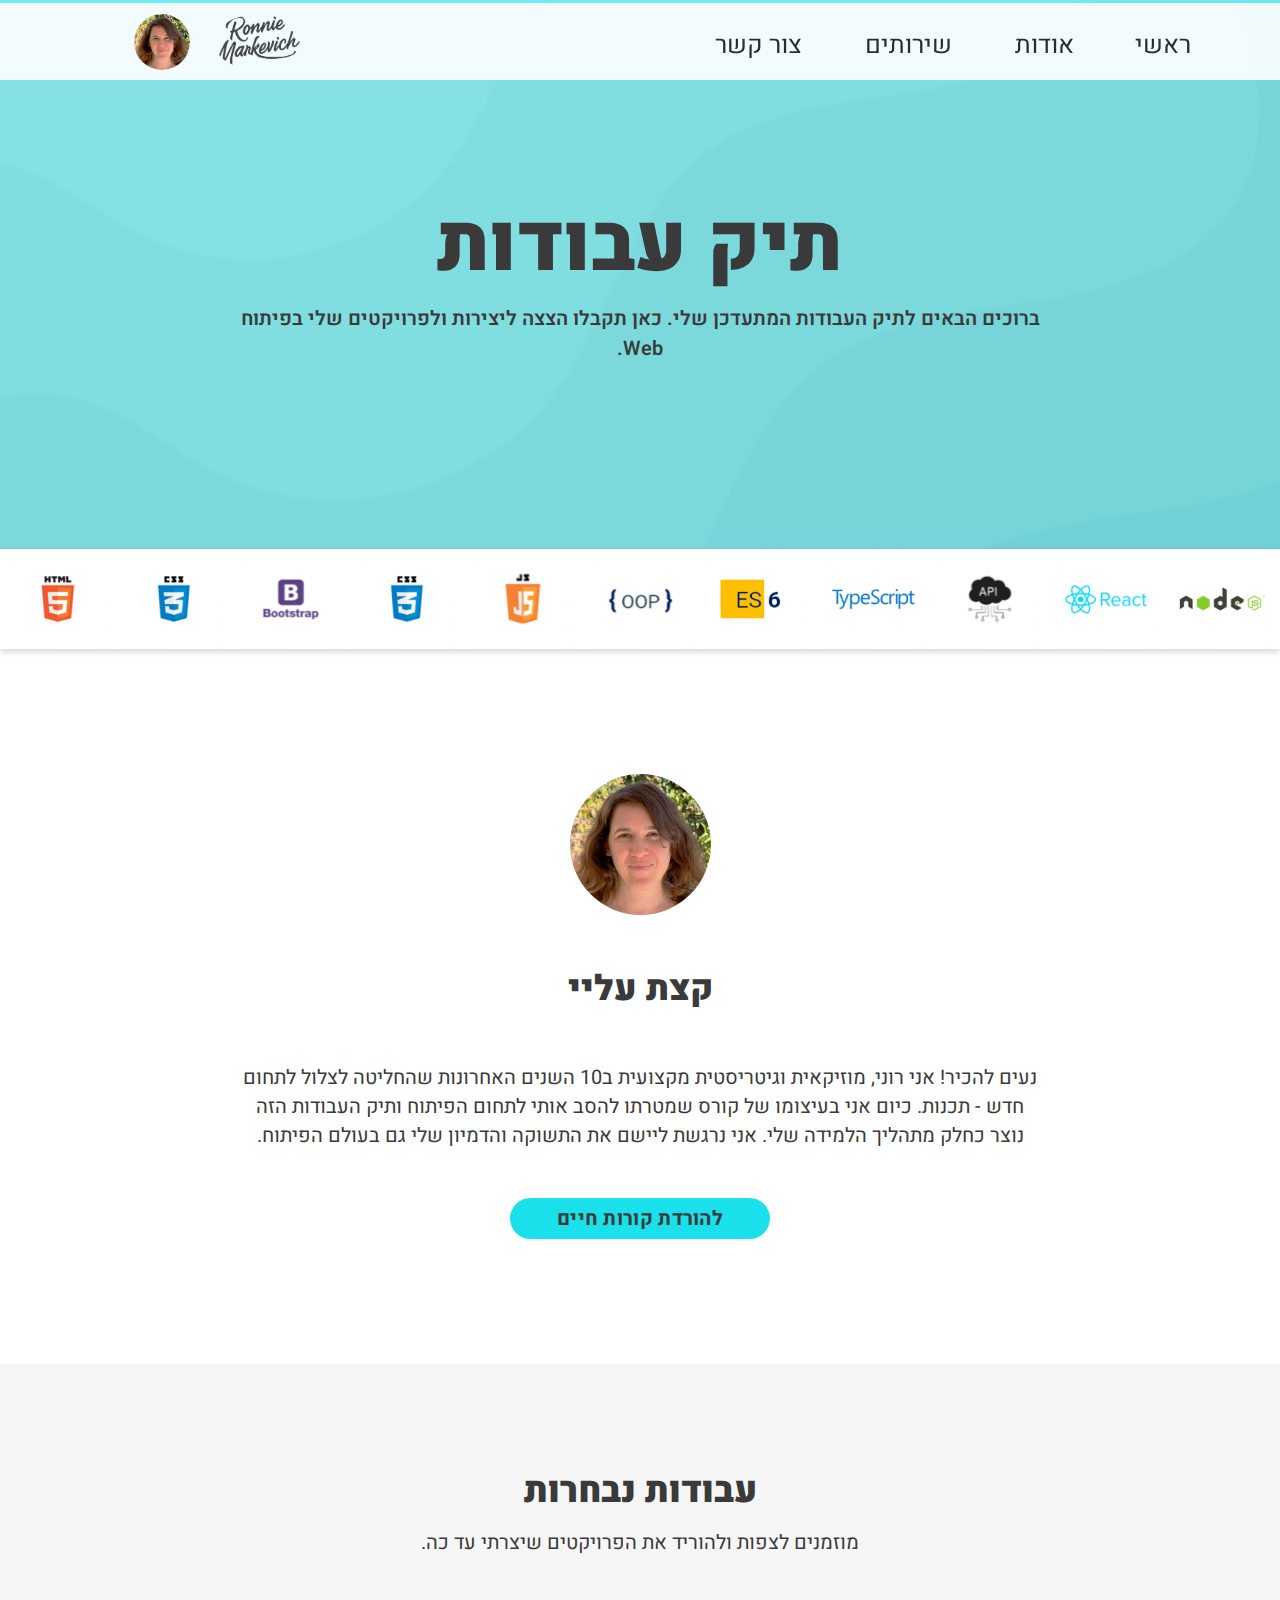
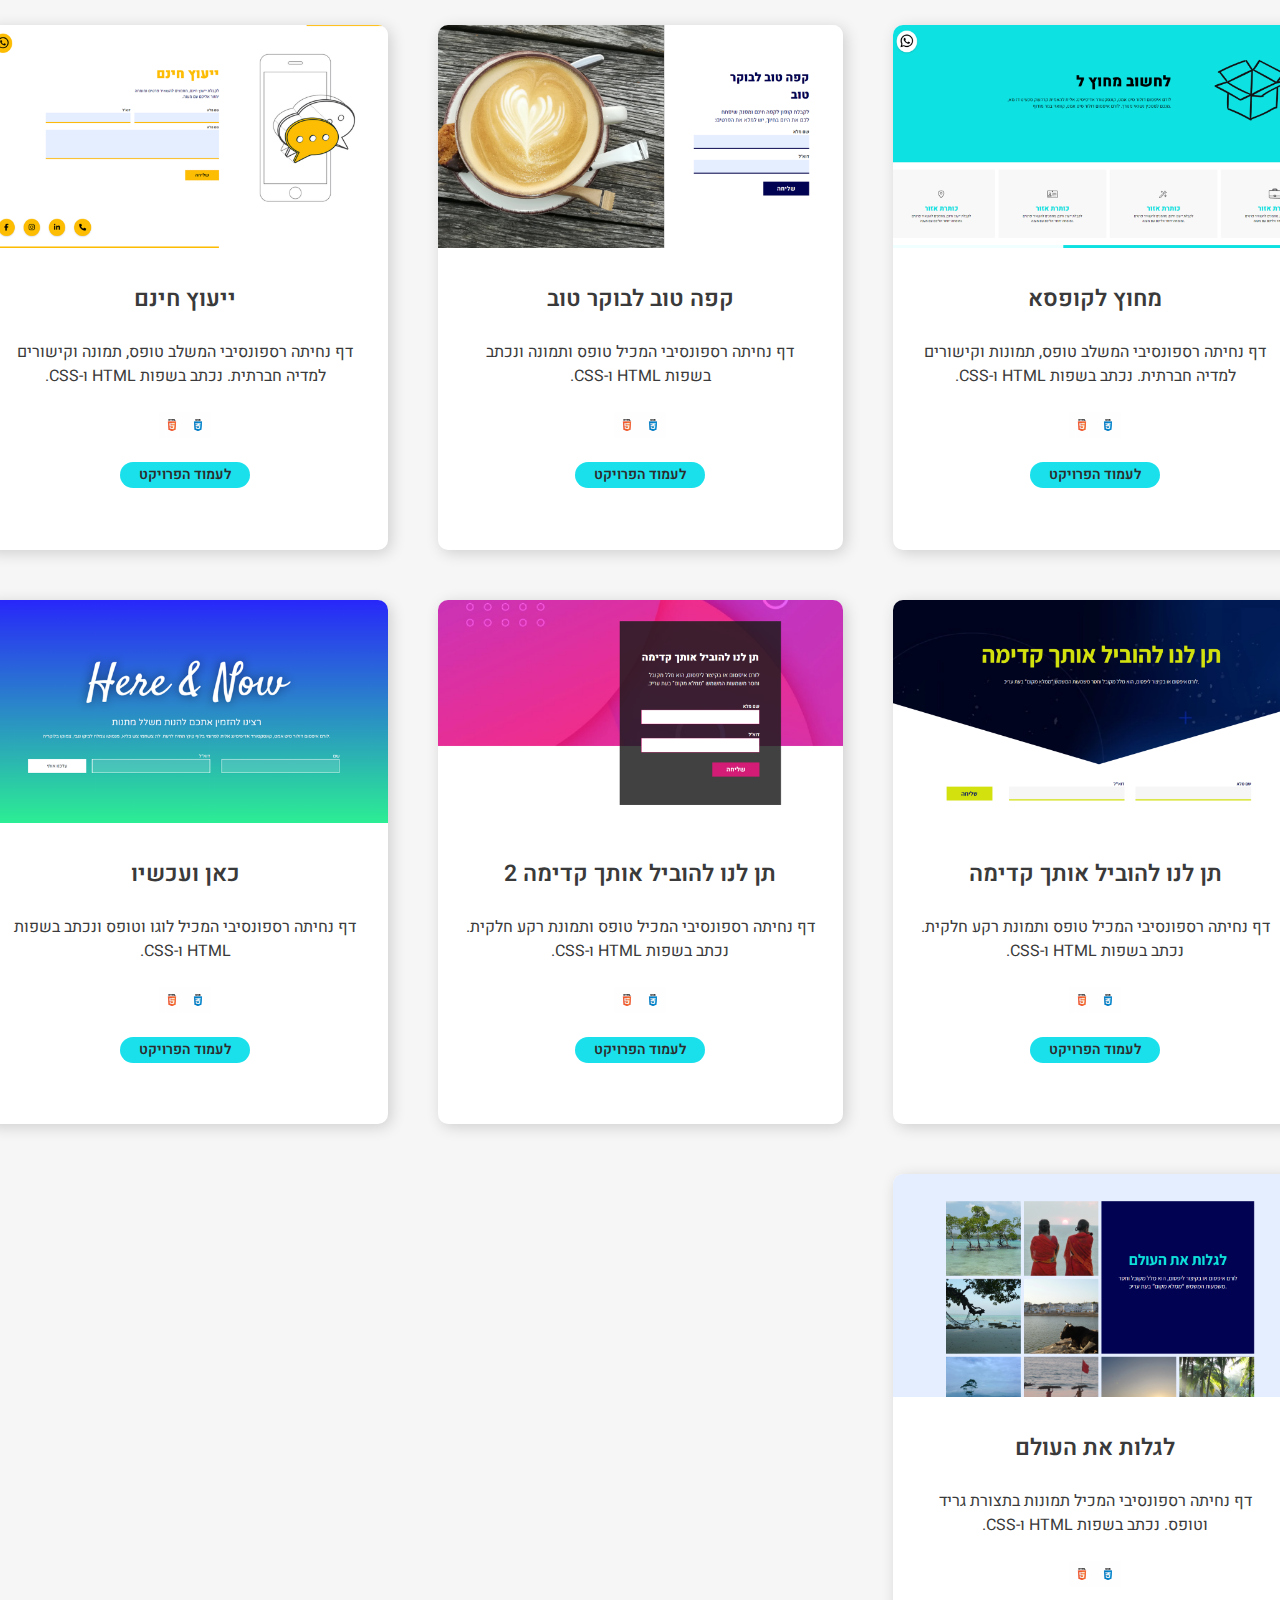
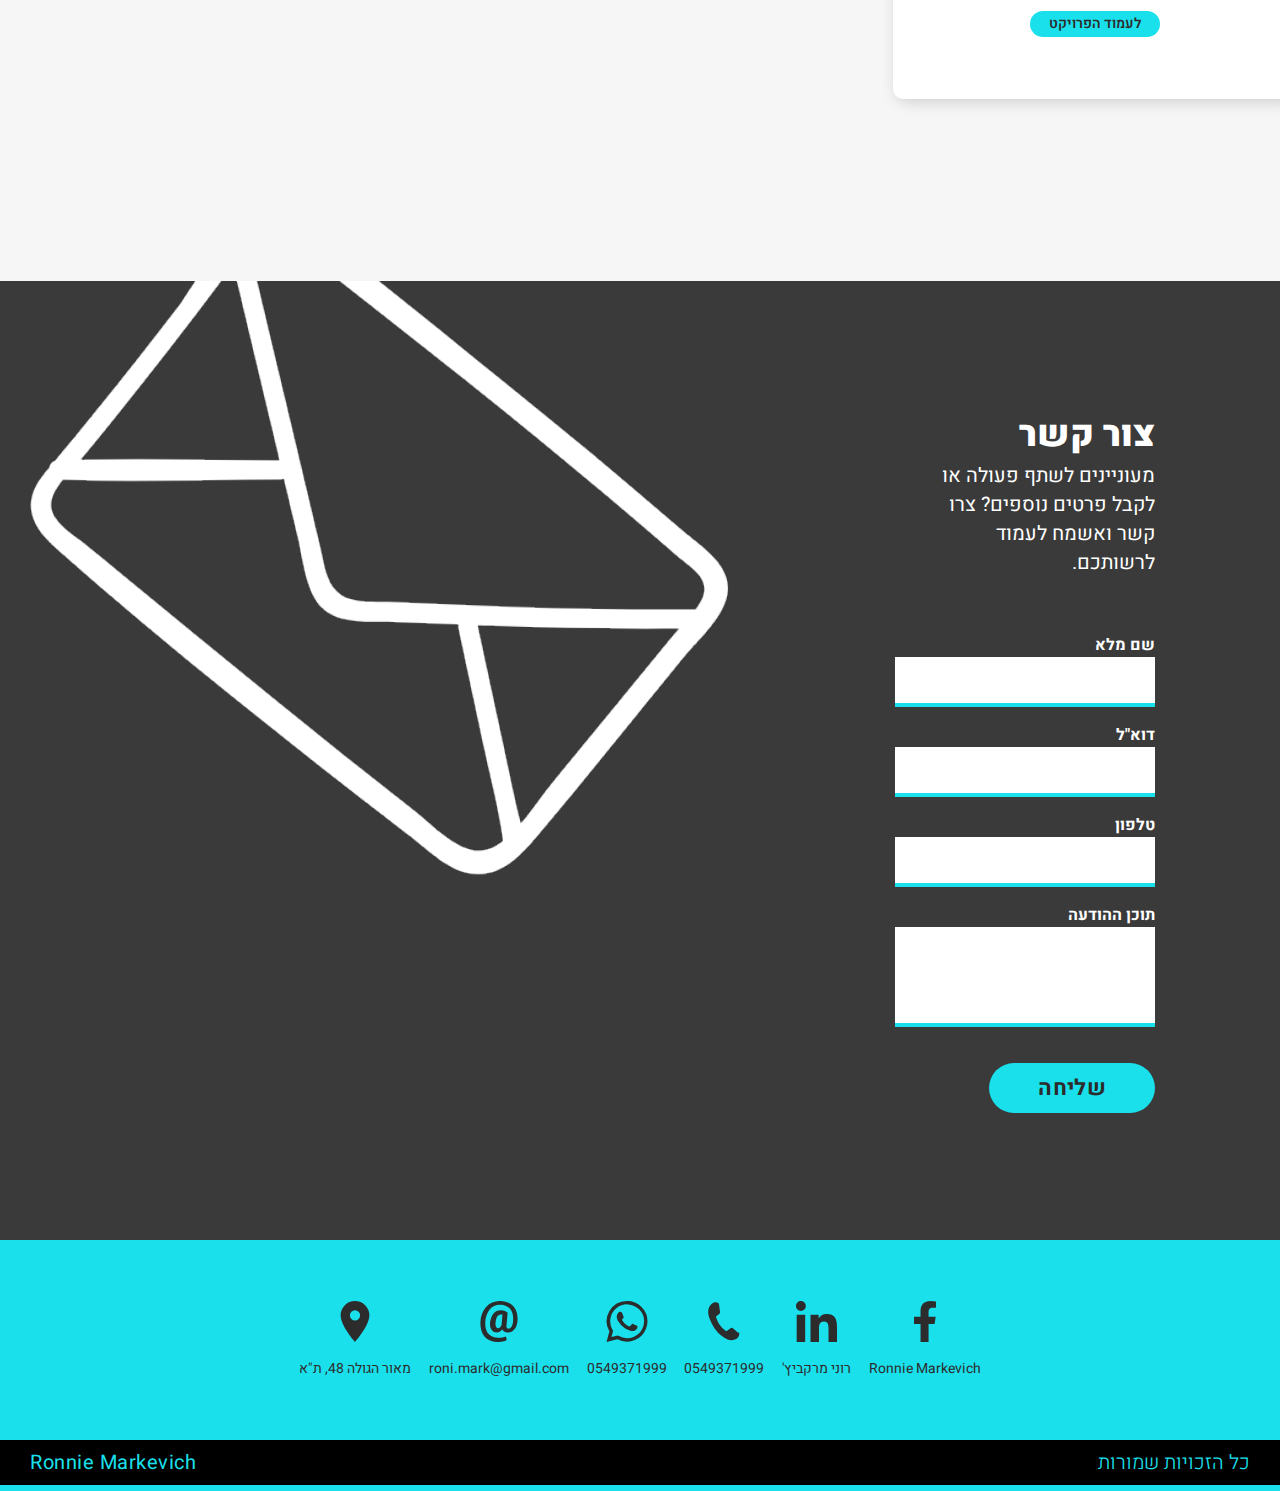
<file: index.html>
<!DOCTYPE html>
<html lang="en">

<head>
    <meta charset="UTF-8">
    <meta name="viewport" content="width=device-width, initial-scale=1.0">
    <title>Ronnie Markevich Portfolio</title>
    <link rel="stylesheet" href="style/styleIndex.css">
    <link rel="preconnect" href="https://fonts.googleapis.com">
    <link rel="preconnect" href="https://fonts.gstatic.com" crossorigin>
    <link href="https://fonts.googleapis.com/css2?family=Heebo:wght@100..900&display=swap" rel="stylesheet">
    <link rel="stylesheet" href="https://cdnjs.cloudflare.com/ajax/libs/font-awesome/6.6.0/css/all.min.css"
        integrity="sha512-Kc323vGBEqzTmouAECnVceyQqyqdsSiqLQISBL29aUW4U/M7pSPA/gEUZQqv1cwx4OnYxTxve5UMg5GT6L4JJg=="
        crossorigin="anonymous" referrerpolicy="no-referrer" />
    <link rel="stylesheet" href="https://cdnjs.cloudflare.com/ajax/libs/font-awesome/6.6.0/css/all.min.css"
        integrity="sha512-Kc323vGBEqzTmouAECnVceyQqyqdsSiqLQISBL29aUW4U/M7pSPA/gEUZQqv1cwx4OnYxTxve5UMg5GT6L4JJg=="
        crossorigin="anonymous" referrerpolicy="no-referrer" />
    <link rel="stylesheet" href="https://cdnjs.cloudflare.com/ajax/libs/font-awesome/6.6.0/css/all.min.css"
        integrity="sha512-Kc323vGBEqzTmouAECnVceyQqyqdsSiqLQISBL29aUW4U/M7pSPA/gEUZQqv1cwx4OnYxTxve5UMg5GT6L4JJg=="
        crossorigin="anonymous" referrerpolicy="no-referrer" />
</head>

<body>
    <header>
        <nav>
            <div id="burger">
                <i class="fa-solid fa-bars"></i>
            </div>
            <ul>
                <li><a href="#main">ראשי</a></li>
                <li><a href="#about">אודות</a></li>
                <li class="bigger-li"><a href="#services">שירותים</a></li>
                <li class="bigger-li"><a href="#contact">צור קשר</a></li>
            </ul>
        </nav>
        <div class="img-container">
            <img src="images/ronnie-profile-image.png" alt="Profile Picture">
            <img src="images/ronnie_transparent_fixed.png" alt="Ronnie Markevich">
        </div>
    </header>
    <div id="main">
        <div class="overlay">
            <h1>תיק עבודות</h1>
            <p>ברוכים הבאים לתיק העבודות המתעדכן שלי. כאן תקבלו הצצה ליצירות ולפרויקטים שלי בפיתוח Web.</p>
        </div>
    </div>
    <div class="icons">
        <div class="for-wrap">
            <img src="images/img-HTML.png" alt="HTML">
            <img src="images/img-CSS.png" alt="CSS">
            <img src="images/img-Bootstrap.png" alt="Bootstrap">
            <img src="images/img-CSS.png" alt="Sass">
            <img src="images/img-JS.png" alt="JavaScript">
            <img src="images/img-OOP.png" alt="OOP">
            <img src="images/img-ES6.png" alt="ES6">
            <img src="images/img-TypeScript.png" alt="TypeScript">
            <img src="images/img-API.png" alt="API">
            <img src="images/img-React.png" alt="React">
            <img src="images/img-NodeJS.png" alt="NodeJS">
        </div>
    </div>
    <div id="about">
        <img src="images/ronnie-profile-image.png" alt="Profile Picture">
        <h1>קצת עליי</h1>
        <p>נעים להכיר! אני רוני, מוזיקאית וגיטריסטית מקצועית ב10 השנים האחרונות שהחליטה לצלול לתחום חדש - תכנות. כיום
            אני בעיצומו של קורס שמטרתו להסב אותי לתחום הפיתוח ותיק העבודות הזה נוצר כחלק מתהליך הלמידה שלי. אני נרגשת
            ליישם את התשוקה והדמיון שלי גם בעולם הפיתוח.</p>
        <button>
            <p>להורדת קורות חיים</p>
            <div class="no-cv-msg">
                <i class="fa-solid fa-message"></i>
                <p>קורות חיים יצורפו בהמשך!</p>
            </div>
        </button>
    </div>

    <div id="services">
        <div class="text-container">
            <h1>עבודות נבחרות</h1>
            <p>מוזמנים לצפות ולהוריד את הפרויקטים שיצרתי עד כה.</p>
        </div>
        <div class="projects-container">
            <div class="project" id="project1">
                <img src="images/projectPreviewOutsideTheBoxS.png" alt="Project Screenshot" class="screenshot">
                <h1>מחוץ לקופסא</h1>
                <p>דף נחיתה רספונסיבי המשלב טופס, תמונות וקישורים למדיה חברתית. נכתב בשפות HTML
                    ו-CSS.</p>
                <div class="mini-icons">
                    <img src="images/img-CSS.png" alt="CSS">
                    <img src="images/img-HTML.png" alt="HTML">
                </div>
                <a href="projectPageOutsideTheBox.html"><button>לעמוד הפרויקט <i
                            class="fa-solid fa-angles-left"></i></button></a>
            </div>
            <div class="project" id="project2">
                <img src="images/projectPreviewCoffeeS.png" alt="Project Screenshot" class="screenshot">
                <h1>קפה טוב לבוקר טוב</h1>
                <p>דף נחיתה רספונסיבי המכיל טופס ותמונה ונכתב בשפות HTML ו-CSS.</p>
                <div class="mini-icons">
                    <img src="images/img-CSS.png" alt="CSS">
                    <img src="images/img-HTML.png" alt="HTML">
                </div>
                <a href="projectPageCoffee.html"><button>לעמוד הפרויקט <i
                            class="fa-solid fa-angles-left"></i></button></a>
            </div>
            <div class="project" id="project3">
                <img src="images/projectPreviewFreeConsultationS.png" alt="Project Screenshot" class="screenshot">
                <h1>ייעוץ חינם</h1>
                <p>דף נחיתה רספונסיבי המשלב טופס, תמונה וקישורים למדיה חברתית. נכתב בשפות HTML ו-CSS.</p>
                <div class="mini-icons">
                    <img src="images/img-CSS.png" alt="CSS">
                    <img src="images/img-HTML.png" alt="HTML">
                </div>
                <a href="projectPageFreeConsultation.html"><button>לעמוד הפרויקט <i
                            class="fa-solid fa-angles-left"></i></button></a>
            </div>
            <div class="project" id="project4">
                <img src="images/projectPreviewLetUsLeadYouS.png" alt="Project Screenshot" class="screenshot">
                <h1>תן לנו להוביל אותך קדימה</h1>
                <p>דף נחיתה רספונסיבי המכיל טופס ותמונת רקע חלקית. נכתב בשפות HTML ו-CSS.</p>
                <div class="mini-icons">
                    <img src="images/img-CSS.png" alt="CSS">
                    <img src="images/img-HTML.png" alt="HTML">
                </div>
                <a href="projectPageLetUsLeadYou.html"><button>לעמוד הפרויקט <i
                            class="fa-solid fa-angles-left"></i></button></a>
            </div>
            <div class="project" id="project5">
                <img src="images/projectPreviewLetUsLeadYou2S.png" alt="Project Screenshot" class="screenshot">
                <h1>תן לנו להוביל אותך קדימה 2</h1>
                <p>דף נחיתה רספונסיבי המכיל טופס ותמונת רקע חלקית. נכתב בשפות HTML ו-CSS.</p>
                <div class="mini-icons">
                    <img src="images/img-CSS.png" alt="CSS">
                    <img src="images/img-HTML.png" alt="HTML">
                </div>
                <a href="projectPageLetUsLeadYou2.html"><button>לעמוד הפרויקט <i
                            class="fa-solid fa-angles-left"></i></button></a>
            </div>
            <div class="project" id="project6">
                <img src="images/projectPreviewHereAndNowS.png" alt="Project Screenshot" class="screenshot">
                <h1>כאן ועכשיו</h1>
                <p>דף נחיתה רספונסיבי המכיל לוגו וטופס ונכתב בשפות HTML ו-CSS.</p>
                <div class="mini-icons">
                    <img src="images/img-CSS.png" alt="CSS">
                    <img src="images/img-HTML.png" alt="HTML">
                </div>
                <a href="projectPageHereAndNow.html"><button>לעמוד הפרויקט <i
                            class="fa-solid fa-angles-left"></i></button></a>
            </div>
            <div class="project" id="project7">
                <img src="images/projectPreviewSeeTheWorldS.png" alt="Project Screenshot" class="screenshot">
                <h1>לגלות את העולם</h1>
                <p>דף נחיתה רספונסיבי המכיל תמונות בתצורת גריד וטופס. נכתב בשפות HTML ו-CSS.</p>
                <div class="mini-icons">
                    <img src="images/img-CSS.png" alt="CSS">
                    <img src="images/img-HTML.png" alt="HTML">
                </div>
                <a href="projectPageSeeTheWorld.html"><button>לעמוד הפרויקט <i
                            class="fa-solid fa-angles-left"></i></button></a>
            </div>
        </div>
    </div>
    <div class="form-container" id="contact">
        <form>
            <div class="text-container">
                <h1>צור קשר</h1>
                <p>מעוניינים לשתף פעולה או לקבל פרטים נוספים? צרו קשר ואשמח לעמוד לרשותכם.</p>
            </div>
            <div class="form-control">
                <label for="name">שם מלא</label>
                <input type="name" id="name" required>
            </div>
            <div class="form-control">
                <label for="email">דוא"ל</label>
                <input type="email" id="email" required>
            </div>
            <div class="form-control">
                <label for="phone">טלפון</label>
                <input type="number" id="phone">
            </div>
            <div class="form-control">
                <label for="content">תוכן ההודעה</label>
                <input type="text" id="content">
            </div>
            <div class="button-control">
                <input type="submit" value="שליחה" id="button">
            </div>
        </form>
        <div class="img-container">
            <img src="images/Rectangle 41.png" alt="Envelope Illustration">
        </div>
    </div>
    <div class="socials-container">
        <div class="socials-inner">
            <a href="https://maps.app.goo.gl/bVD57cR5J9YvPNUZ9">
                <figure>
                    <img src="images/Icon material-location-on.svg" alt="Map Pin Icon">
                    <figcaption>מאור הגולה 48, ת"א</figcaption>
                </figure>
            </a>
            <a href="mailto:roni.mark@gmail.com">
                <figure>
                    <img src="images/Icon simple-email.svg" alt="Email icon">
                    <figcaption>roni.mark@gmail.com</figcaption>
                </figure>
            </a>
            <a href="https://wa.me/15551234567?text=Hello%20there!%20I%20would%20like%20to%20inquire%20about%20your%20services."
                target="_blank">
                <figure>
                    <img src="images/Icon simple-whatsapp.svg" alt="Whatsapp Icon">
                    <figcaption>0549371999</figcaption>
                </figure>
            </a>
            <a href="tel:0549371999">
                <figure>
                    <img src="images/Icon simple-whatsapp-1.svg" alt="Phone Icon">
                    <figcaption>0549371999</figcaption>
                </figure>
            </a>
            <a href="https://www.linkedin.com">
                <!-- I don't have linkedin yet -->
                <figure>
                    <img src="images/Icon awesome-linkedin-in.svg" alt="Linkedin Icon">
                    <figcaption>רוני מרקביץ'</figcaption>
                </figure>
            </a>
            <a href="https://www.facebook.com">
                <!-- No Facebook account either. keeping it here for now to match design -->
                <figure>
                    <img src="images/Icon awesome-facebook-f.svg" alt="Facebook Icon">
                    <figcaption>Ronnie Markevich</figcaption>
                </figure>
            </a>
        </div>
    </div>

    <footer>
        <div class="left">
            Ronnie Markevich
        </div>
        <div class="right">
            כל הזכויות שמורות
        </div>
    </footer>
</body>

</html>
</file>
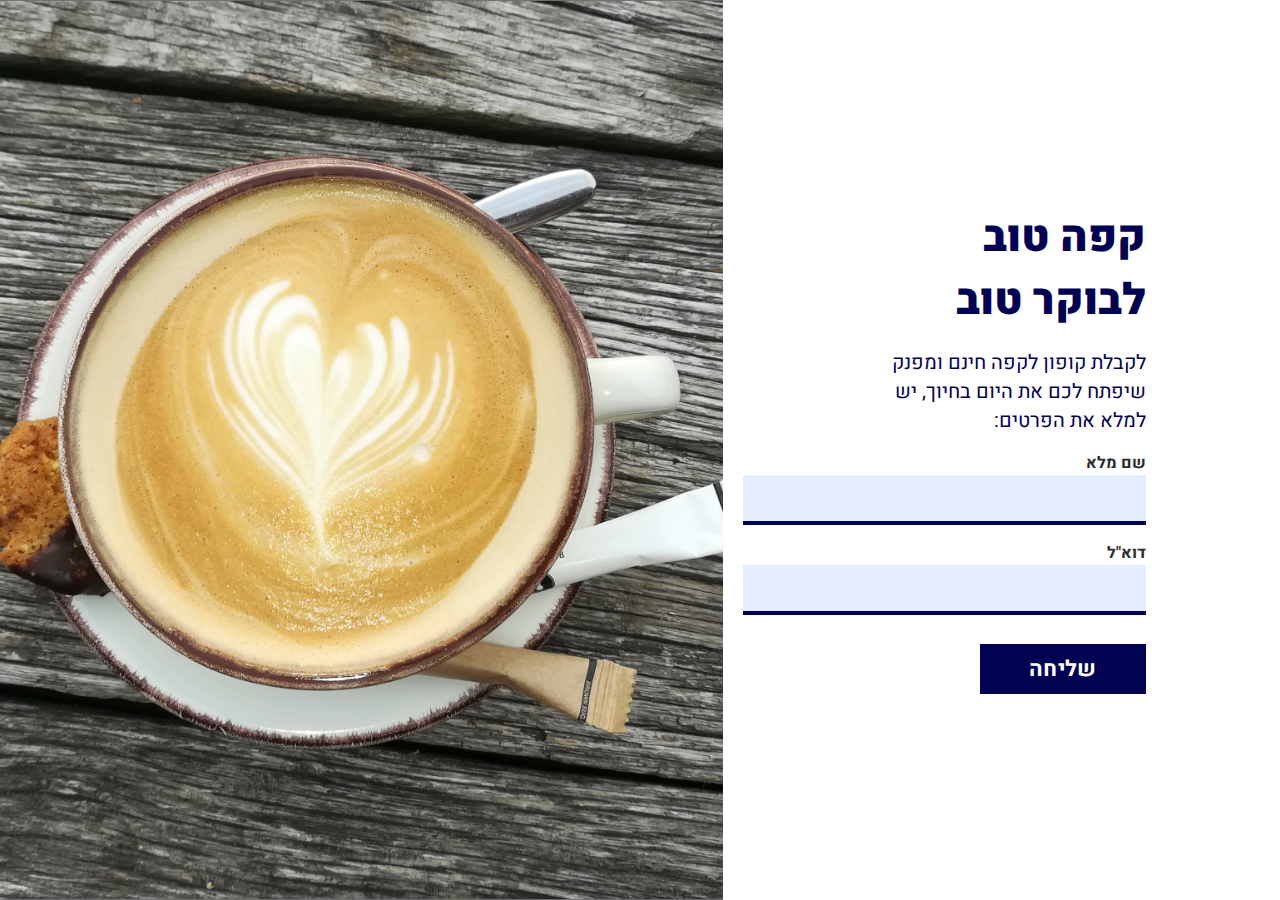
<file: projects/coffee/index.html>
<!DOCTYPE html>
<html lang="en">

<head>
    <meta charset="UTF-8">
    <meta name="viewport" content="width=device-width, initial-scale=1.0">
    <title>Good Coffee for a Good Morning</title>
    <link rel="stylesheet" href="style/style.css">
    <link rel="preconnect" href="https://fonts.googleapis.com">
    <link rel="preconnect" href="https://fonts.gstatic.com" crossorigin>
    <link href="https://fonts.googleapis.com/css2?family=Heebo:wght@100..900&display=swap" rel="stylesheet">
</head>

<body>
    <div class="container">
        <div class="img-container">
            <img src="images/Coffee.png" alt="Cup of Coffee">
        </div>
        <div class="form-container">

            <form class="form">
                <h1 class="form-title">קפה טוב לבוקר טוב</h1>
                <p class="form-text">לקבלת קופון לקפה חינם ומפנק שיפתח לכם את היום בחיוך, יש למלא את הפרטים:</p>
                <div class="form-control">
                    <label for="name">שם מלא</label>
                    <input id="name" type="name" required>
                </div>
                <div class="form-control">
                    <label for="email">דוא"ל</label>
                    <input id="email" type="email" required>
                </div>

                <input type="submit" value="שליחה" id="button">
            </form>
        </div>
    </div>
</body>

</html>
</file>
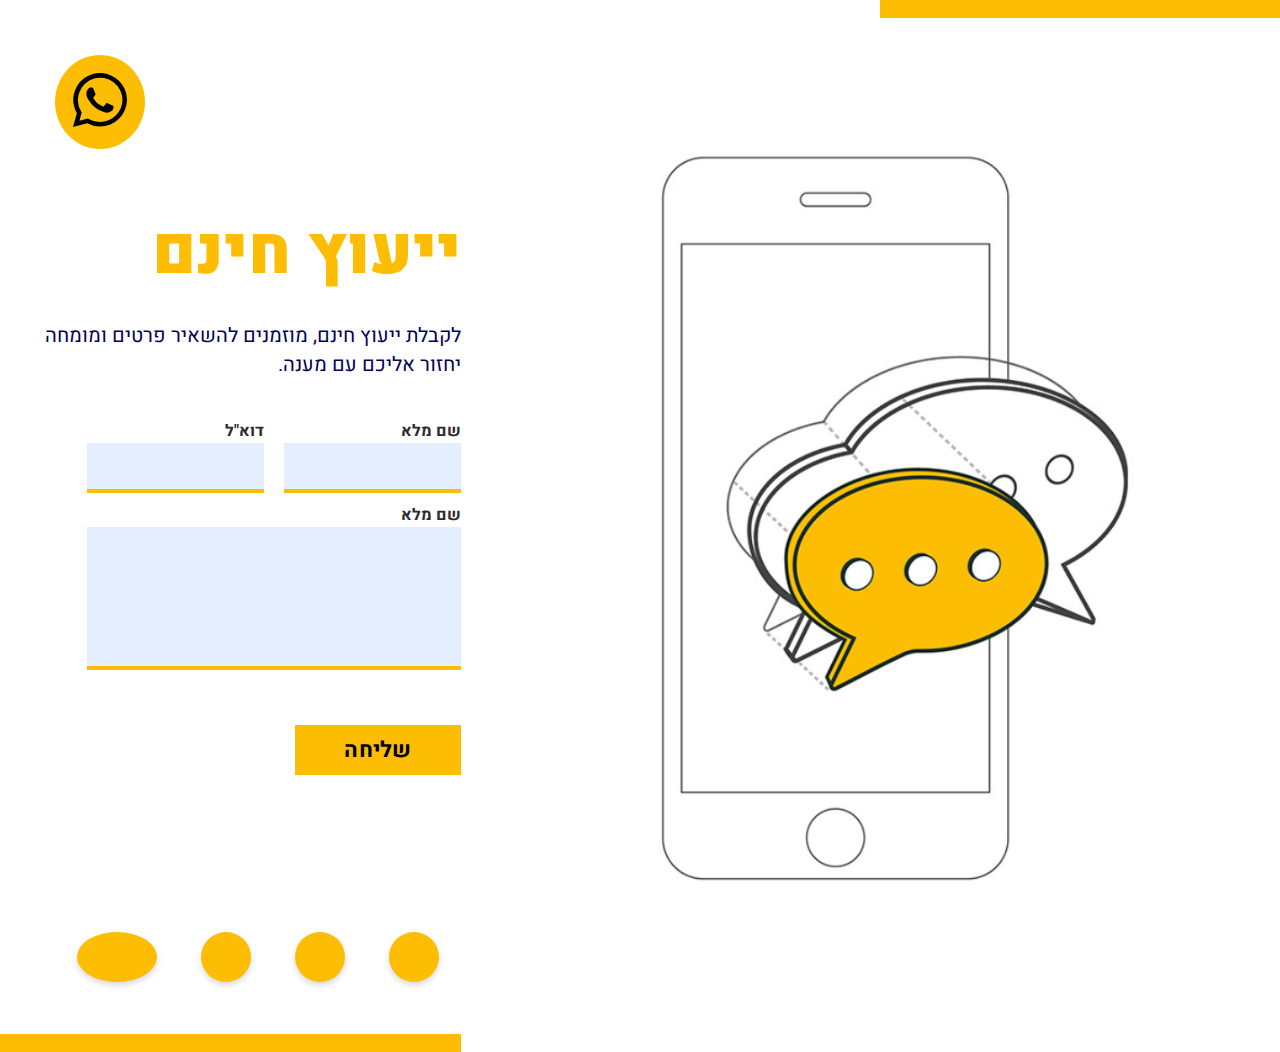
<file: projects/freeConsultation/index.html>
<!DOCTYPE html>
<html lang="en">

<head>
    <meta charset="UTF-8">
    <meta name="viewport" content="width=device-width, initial-scale=1.0">
    <title>Free Consultation</title>
    <link rel="stylesheet" href="../freeConsultation/style/style.css">
    <link rel="preconnect" href="https://fonts.googleapis.com">
    <link rel="preconnect" href="https://fonts.gstatic.com" crossorigin>
    <link href="https://fonts.googleapis.com/css2?family=Heebo:wght@100..900&display=swap" rel="stylesheet">
    <link rel="stylesheet" href="https://cdnjs.cloudflare.com/ajax/libs/font-awesome/6.6.0/css/all.min.css"
        integrity="sha512-Kc323vGBEqzTmouAECnVceyQqyqdsSiqLQISBL29aUW4U/M7pSPA/gEUZQqv1cwx4OnYxTxve5UMg5GT6L4JJg=="
        crossorigin="anonymous" referrerpolicy="no-referrer" />
</head>

<body>
    <div class="img-container">
        <div class="half-border"></div>
        <img src="../freeConsultation/images/Image 1.png" alt="Phone illustration" id="phone-img">
    </div>
    <div class="form-container">
        <div class="whatsapp-container">
            <a href="https://wa.me/15551234567?text=Hello%20there!%20I%20would%20like%20to%20inquire%20about%20your%20services."
                target="_blank">
                <img src="../freeConsultation/images/Icon awesome-whatsapp.svg" alt="Whatsapp" id="whatsapp-img">
            </a>
        </div>
        <h1>ייעוץ חינם</h1>
        <p>לקבלת ייעוץ חינם, מוזמנים להשאיר פרטים ומומחה יחזור אליכם עם מענה.</p>
        <form class="form">
            <div class="fields">
                <div class="form-control">
                    <label for="name">שם מלא</label>
                    <input type="name" name="name" required>
                </div>
                <div class="form-control">
                    <label for="email">דוא"ל</label>
                    <input type="email" name="email" required>
                </div>
                <div class="form-control" id="form-control-name2">
                    <label for="name2">שם מלא</label>
                    <input type="text" id="name2-input" name="name2">
                </div>
                <input type="submit" value="שליחה" id="button">
            </div>
        </form>
        <div class="socials-container">
            <a href="https://www.facebook.com">
                <div class="item facebook-container">
                    <p> </p><i class="fa-brands fa-facebook-f"></i>
                    <p> </p>
                </div>
            </a>
            <a href="https://www.instagram.com">
                <div class="item instagram-container">
                    <i class="fa-brands fa-instagram"></i>
                </div>
            </a>
            <a href="https://www.linkedin.com">
                <div class="item linkedin-container">
                    <i class="fa-brands fa-linkedin-in"></i>
                </div>
            </a>
            <a href="https://youtu.be/OYCut45X4kg?si=qeuZU_3QUo40Sr3f">
                <div class="item phone-container">
                    <i class="fa-solid fa-phone"></i>
                </div>
            </a>
        </div>
    </div>
</body>

</html>
</file>
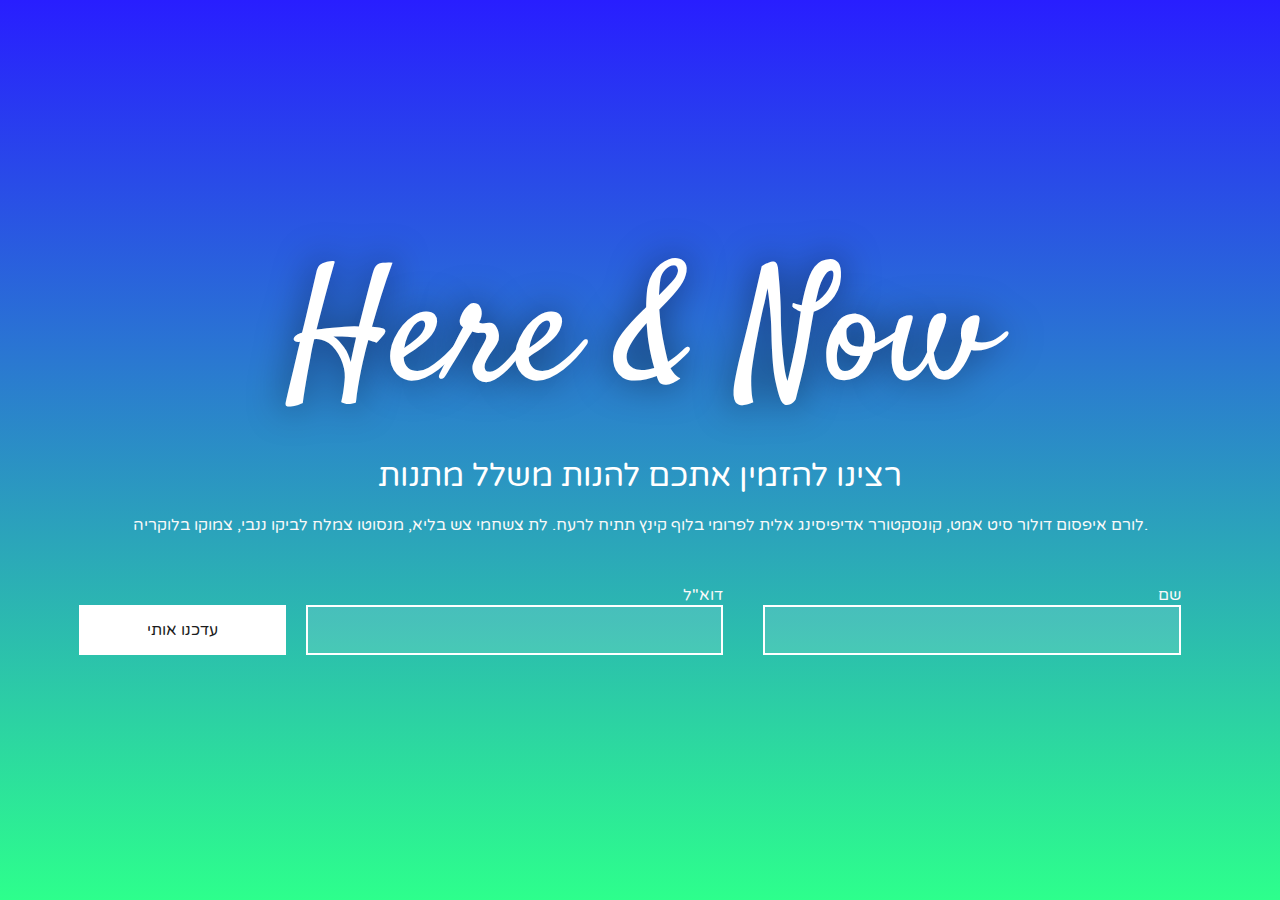
<file: projects/hereAndNow/index.html>
<!DOCTYPE html>
<html lang="en">

<head>
    <meta charset="UTF-8">
    <meta name="viewport" content="width=device-width, initial-scale=1.0">
    <title>Here And Now</title>
    <link rel="stylesheet" href="style/Style.css">
    <link rel="preconnect" href="https://fonts.googleapis.com">
    <link rel="preconnect" href="https://fonts.gstatic.com" crossorigin>
    <link href="https://fonts.googleapis.com/css2?family=Satisfy&display=swap" rel="stylesheet">
    <link rel="preconnect" href="https://fonts.googleapis.com">
    <link rel="preconnect" href="https://fonts.gstatic.com" crossorigin>
    <link href="https://fonts.googleapis.com/css2?family=Varela+Round&display=swap" rel="stylesheet">
</head>

<body>
    <h1>Here & Now</h1>
    <h2>רצינו להזמין אתכם להנות משלל מתנות</h2>
    <p>לורם איפסום דולור סיט אמט, קונסקטורר אדיפיסינג אלית לפרומי בלוף קינץ תתיח לרעח. לת צשחמי צש בליא, מנסוטו צמלח
        לביקו ננבי, צמוקו בלוקריה.</p>

    <form class="form">
        <div class="form-control">
            <label for="name">שם</label>
            <input id="name" type="name" required>
        </div>
        <div class="form-control">
            <label for="email">דוא"ל</label>
            <input id="email" type="email" required>
        </div>
        <button type="submit">עדכנו אותי</button>
    </form>
</body>

</html>
</file>
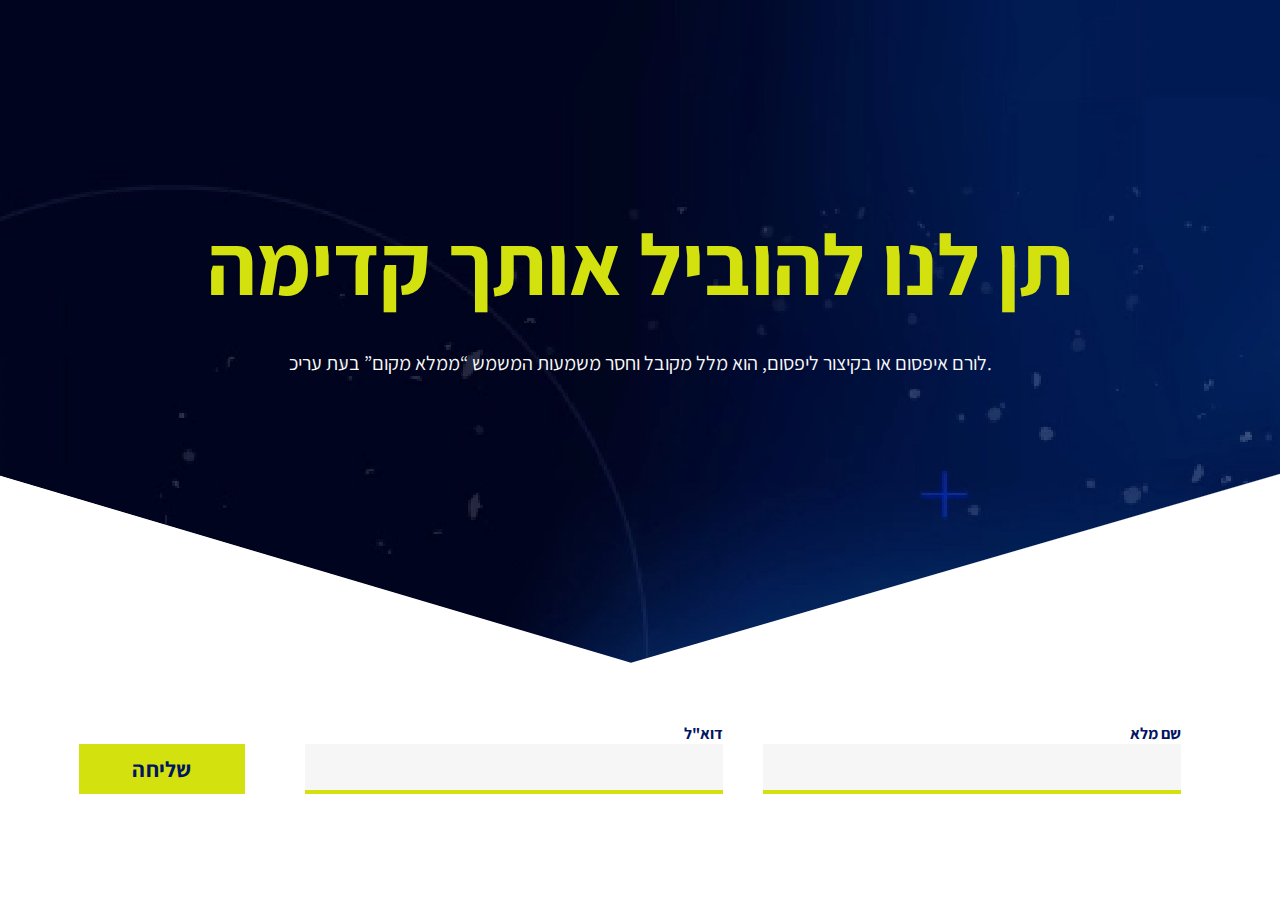
<file: projects/letUsLeadYou/index.html>
<!DOCTYPE html>
<html lang="en">

<head>
    <meta charset="UTF-8">
    <meta name="viewport" content="width=device-width, initial-scale=1.0">
    <title>Let Us Lead You Forward</title>
    <link rel="stylesheet" href="style/Style.css">
    <link rel="preconnect" href="https://fonts.googleapis.com">
    <link rel="preconnect" href="https://fonts.gstatic.com" crossorigin>
    <link href="https://fonts.googleapis.com/css2?family=Assistant:wght@200..800&display=swap" rel="stylesheet">
</head>

<body>
    <div class="top-container">
        <h1>תן לנו להוביל אותך קדימה</h1>
        <p>לורם איפסום או בקיצור ליפסום, הוא מלל מקובל וחסר משמעות המשמש “ממלא מקום” בעת עריכ.</p>
    </div>
    <form class="form">
        <div class="form-control">
            <label for="name">שם מלא</label>
            <input id="name" type="name" required>
        </div>
        <div class="form-control">
            <label for="email">דוא"ל</label>
            <input id="email" type="email" required>
        </div>
        <input type="submit" value="שליחה" id="button">
    </form>
</body>

</html>
</file>
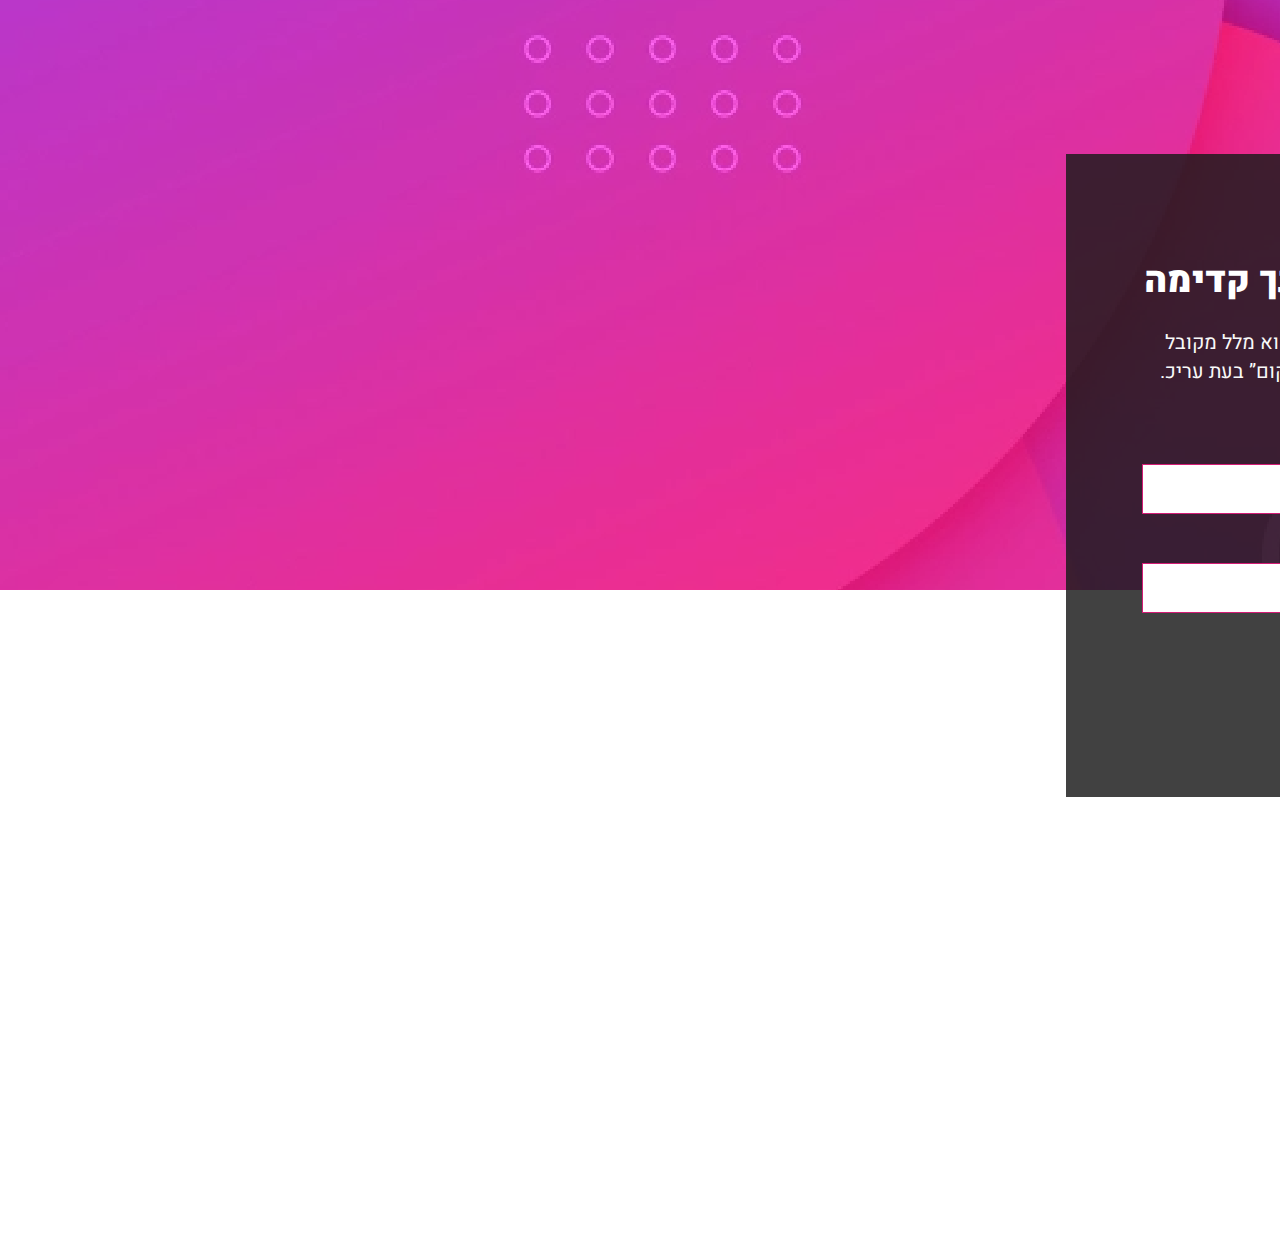
<file: projects/letUsLeadYou2/index.html>
<!DOCTYPE html>
<html lang="en">

<head>
    <meta charset="UTF-8">
    <meta name="viewport" content="width=device-width, initial-scale=1.0">
    <title>Let Us Lead You 2</title>
    <link rel="stylesheet" href="style/style.css">
    <link rel="preconnect" href="https://fonts.googleapis.com">
    <link rel="preconnect" href="https://fonts.gstatic.com" crossorigin>
    <link href="https://fonts.googleapis.com/css2?family=Heebo:wght@100..900&display=swap" rel="stylesheet">
</head>

<body>
    <img src="images/Path 15.png" alt="Background" id="background-image">
    <div class="form-container">
        <h1>תן לנו להוביל אותך קדימה</h1>
        <p>לורם איפסום או בקיצור ליפסום, הוא מלל מקובל וחסר משמעות המשמש “ממלא מקום” בעת עריכ.</p>
        <form class="form">
            <div class="form-control">
                <label for="name" name="name">שם מלא</label>
                <input type="name" required>
            </div>
            <div class="form-control">
                <label for="email">דוא"ל</label>
                <input type="email" name="email" required>
            </div>
            <button type="submit">שליחה</button>
        </form>
    </div>
</body>

</html>
</file>
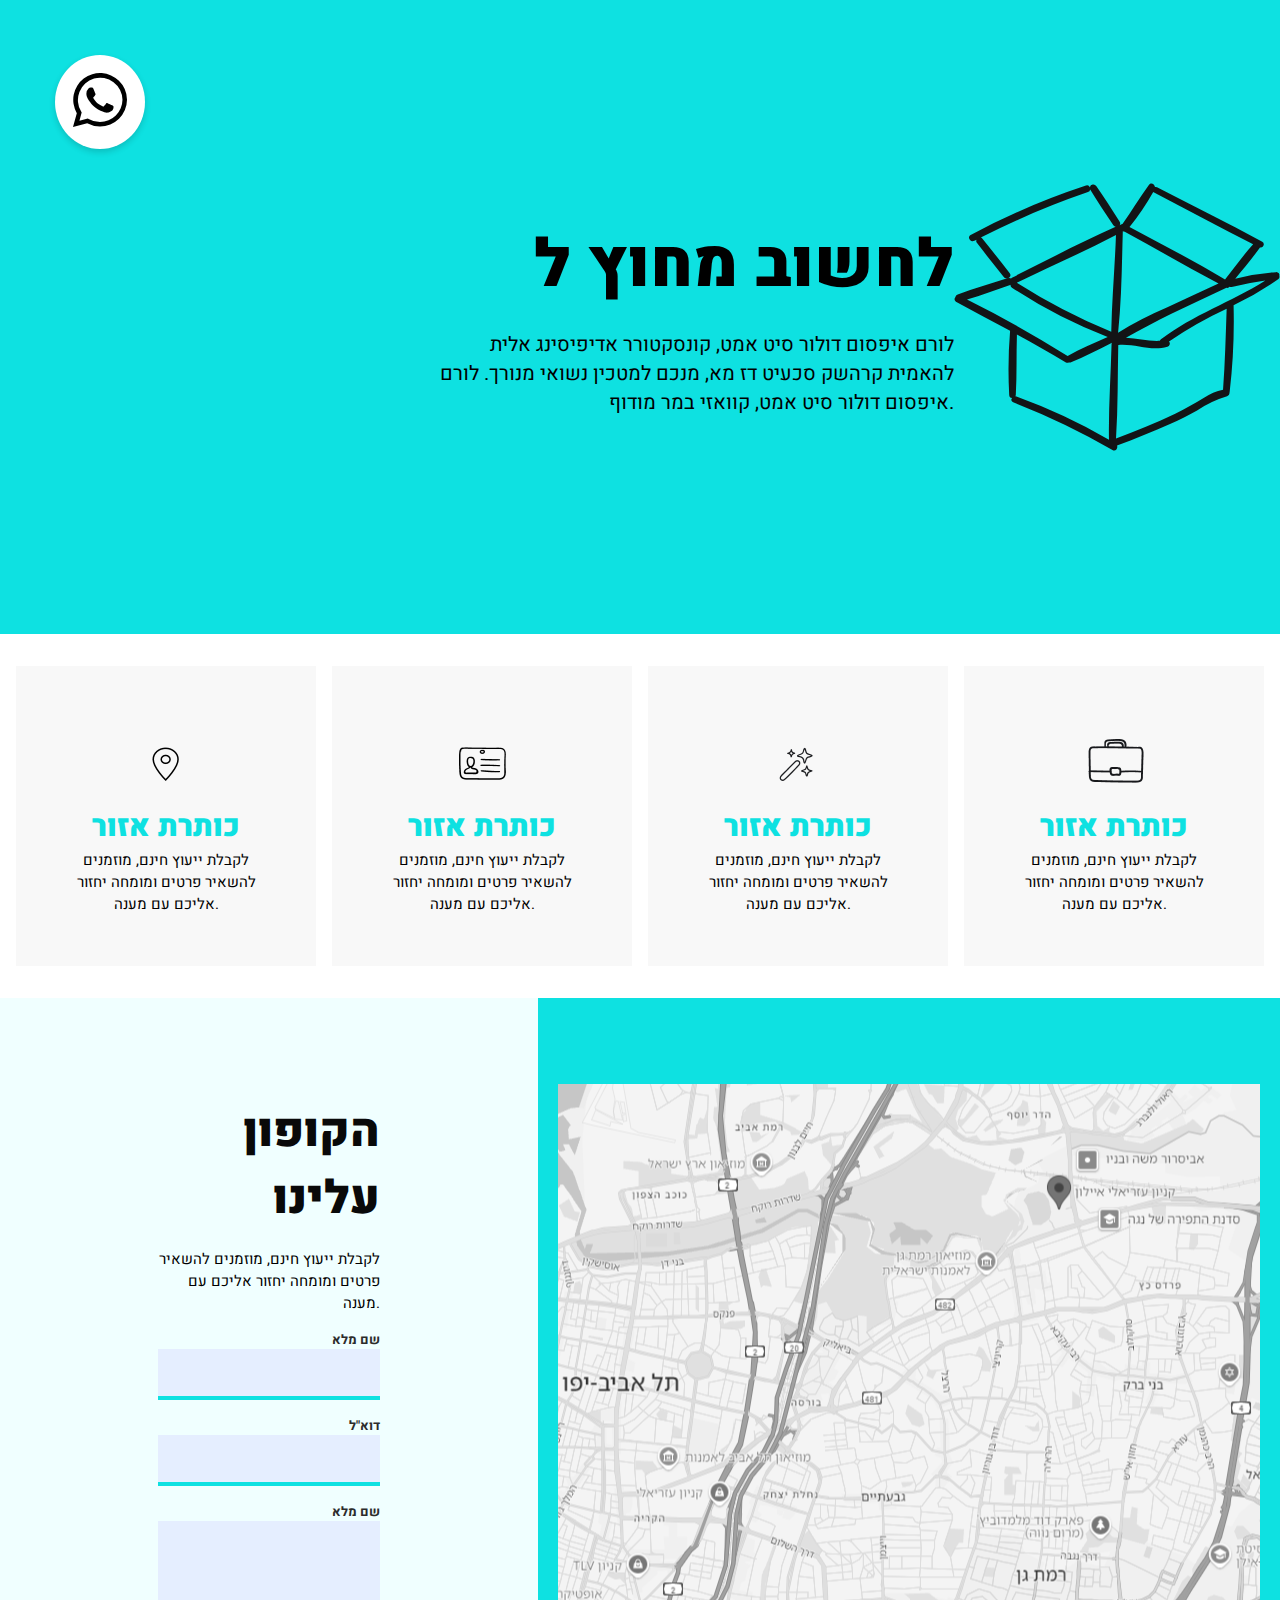
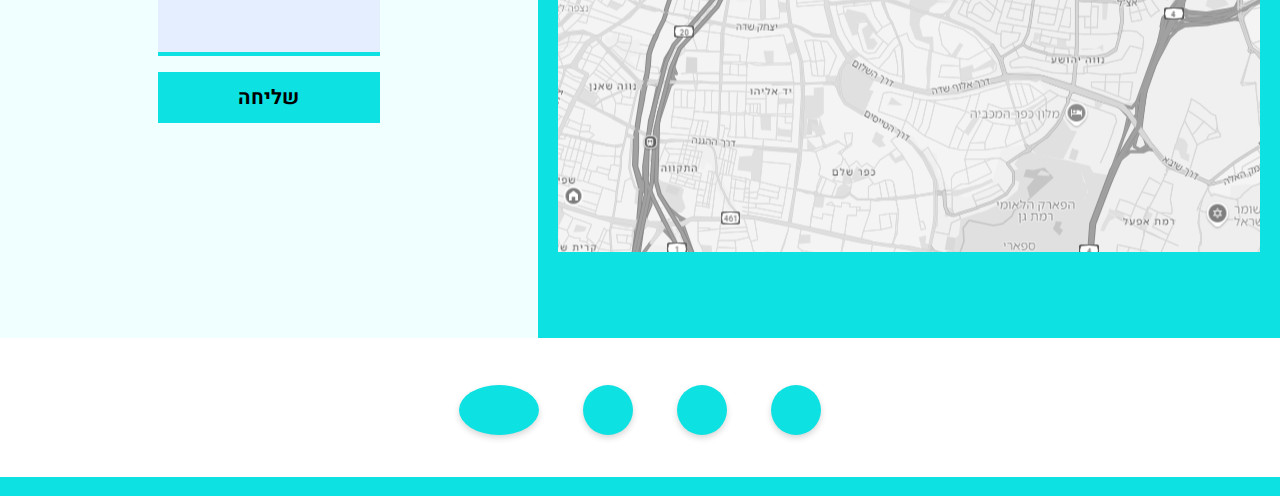
<file: projects/outsideTheBox/index.html>
<!DOCTYPE html>
<html lang="en">

<head>
    <meta charset="UTF-8">
    <meta name="viewport" content="width=device-width, initial-scale=1.0">
    <title>Think Outside the Box</title>
    <link rel="stylesheet" href="style/style.css">
    <link rel="preconnect" href="https://fonts.googleapis.com">
    <link rel="preconnect" href="https://fonts.gstatic.com" crossorigin>
    <link href="https://fonts.googleapis.com/css2?family=Heebo:wght@100..900&display=swap" rel="stylesheet">
    <link rel="stylesheet" href="https://cdnjs.cloudflare.com/ajax/libs/font-awesome/6.6.0/css/all.min.css"
        integrity="sha512-Kc323vGBEqzTmouAECnVceyQqyqdsSiqLQISBL29aUW4U/M7pSPA/gEUZQqv1cwx4OnYxTxve5UMg5GT6L4JJg=="
        crossorigin="anonymous" referrerpolicy="no-referrer" />
</head>

<body>
    <div class="outer outer1">
        <a href="https://wa.me/15551234567?text=Hello%20there!%20I%20would%20like%20to%20inquire%20about%20your%20services."
            target="_blank" id="whatsapp-a">
            <div class="whatsapp-container">
                <img src="images/Icon awesome-whatsapp.svg" alt="Whatsapp">
            </div>
        </a>
        <div class="text-container">
            <h1>לחשוב מחוץ ל</h1>
            <p>
                לורם איפסום דולור סיט אמט, קונסקטורר אדיפיסינג אלית להאמית קרהשק סכעיט דז מא, מנכם למטכין נשואי מנורך.
                לורם איפסום דולור סיט אמט, קוואזי במר מודוף.
            </p>
        </div>
        <div class="img-container">
            <img src="images/Path 297.svg" alt="Box illustration">
        </div>
    </div>
    <div class="outer outer2">
        <a href="#">
            <div class="inner inner1">
                <img src="images/map-pin.png" alt="Map Pin Illustration">
                <h1>כותרת אזור</h1>
                <p>לקבלת ייעוץ חינם, מוזמנים להשאיר פרטים ומומחה יחזור אליכם עם מענה.</p>
            </div>
        </a>
        <a href="#">
            <div class="inner inner2">
                <img src="images/id.png" alt="ID Illustration">
                <h1>כותרת אזור</h1>
                <p>לקבלת ייעוץ חינם, מוזמנים להשאיר פרטים ומומחה יחזור אליכם עם מענה.</p>
            </div>
        </a>
        <a href="#">
            <div class="inner inner3">
                <img src="images/wand.png" alt="Wand Illustration">
                <h1>כותרת אזור</h1>
                <p>לקבלת ייעוץ חינם, מוזמנים להשאיר פרטים ומומחה יחזור אליכם עם מענה.</p>
            </div>
        </a>
        <a href="#">
            <div class="inner inner4">
                <img src="images/briefcase.png" alt="Briefcase Illustration">
                <h1>כותרת אזור</h1>
                <p>לקבלת ייעוץ חינם, מוזמנים להשאיר פרטים ומומחה יחזור אליכם עם מענה.</p>
            </div>
        </a>
    </div>
    <div class="outer outer3">
        <div class="form-container">
            <form class="form">
                <h1>הקופון עלינו</h1>
                <p>לקבלת ייעוץ חינם, מוזמנים להשאיר פרטים ומומחה יחזור אליכם עם מענה.</p>
                <div class="form-control">
                    <label for="name">שם מלא</label>
                    <input type="name" id="name" required>
                </div>
                <div class="form-control">
                    <label for="email">דוא"ל</label>
                    <input type="email" id="email" required>
                </div>
                <div class="form-control">
                    <label for="name2">שם מלא</label>
                    <input type="text" id="name2">
                </div>
                <input type="submit" value="שליחה">
            </form>
        </div>
        <div class="map-container">
            <img src="images/map1-modified.png" alt="Tel Aviv Map">
        </div>
    </div>
    <div class="outer outer4">
        <a href="https://www.facebook.com">
            <div class="item facebook-container">
                <p> </p><i class="fa-brands fa-facebook-f"></i>
                <p> </p>
            </div>
        </a>
        <a href="https://www.instagram.com">
            <div class="item instagram-container">
                <i class="fa-brands fa-instagram"></i>
            </div>
        </a>
        <a href="https://www.linkedin.com">
            <div class="item linkedin-container">
                <i class="fa-brands fa-linkedin-in"></i>
            </div>
        </a>
        <a href="https://youtu.be/OYCut45X4kg?si=IyEmnAt6WAlMxF-z">
            <div class="item phone-container">
                <i class="fa-solid fa-phone"></i>
            </div>
        </a>
    </div>
</body>

</html>
</file>
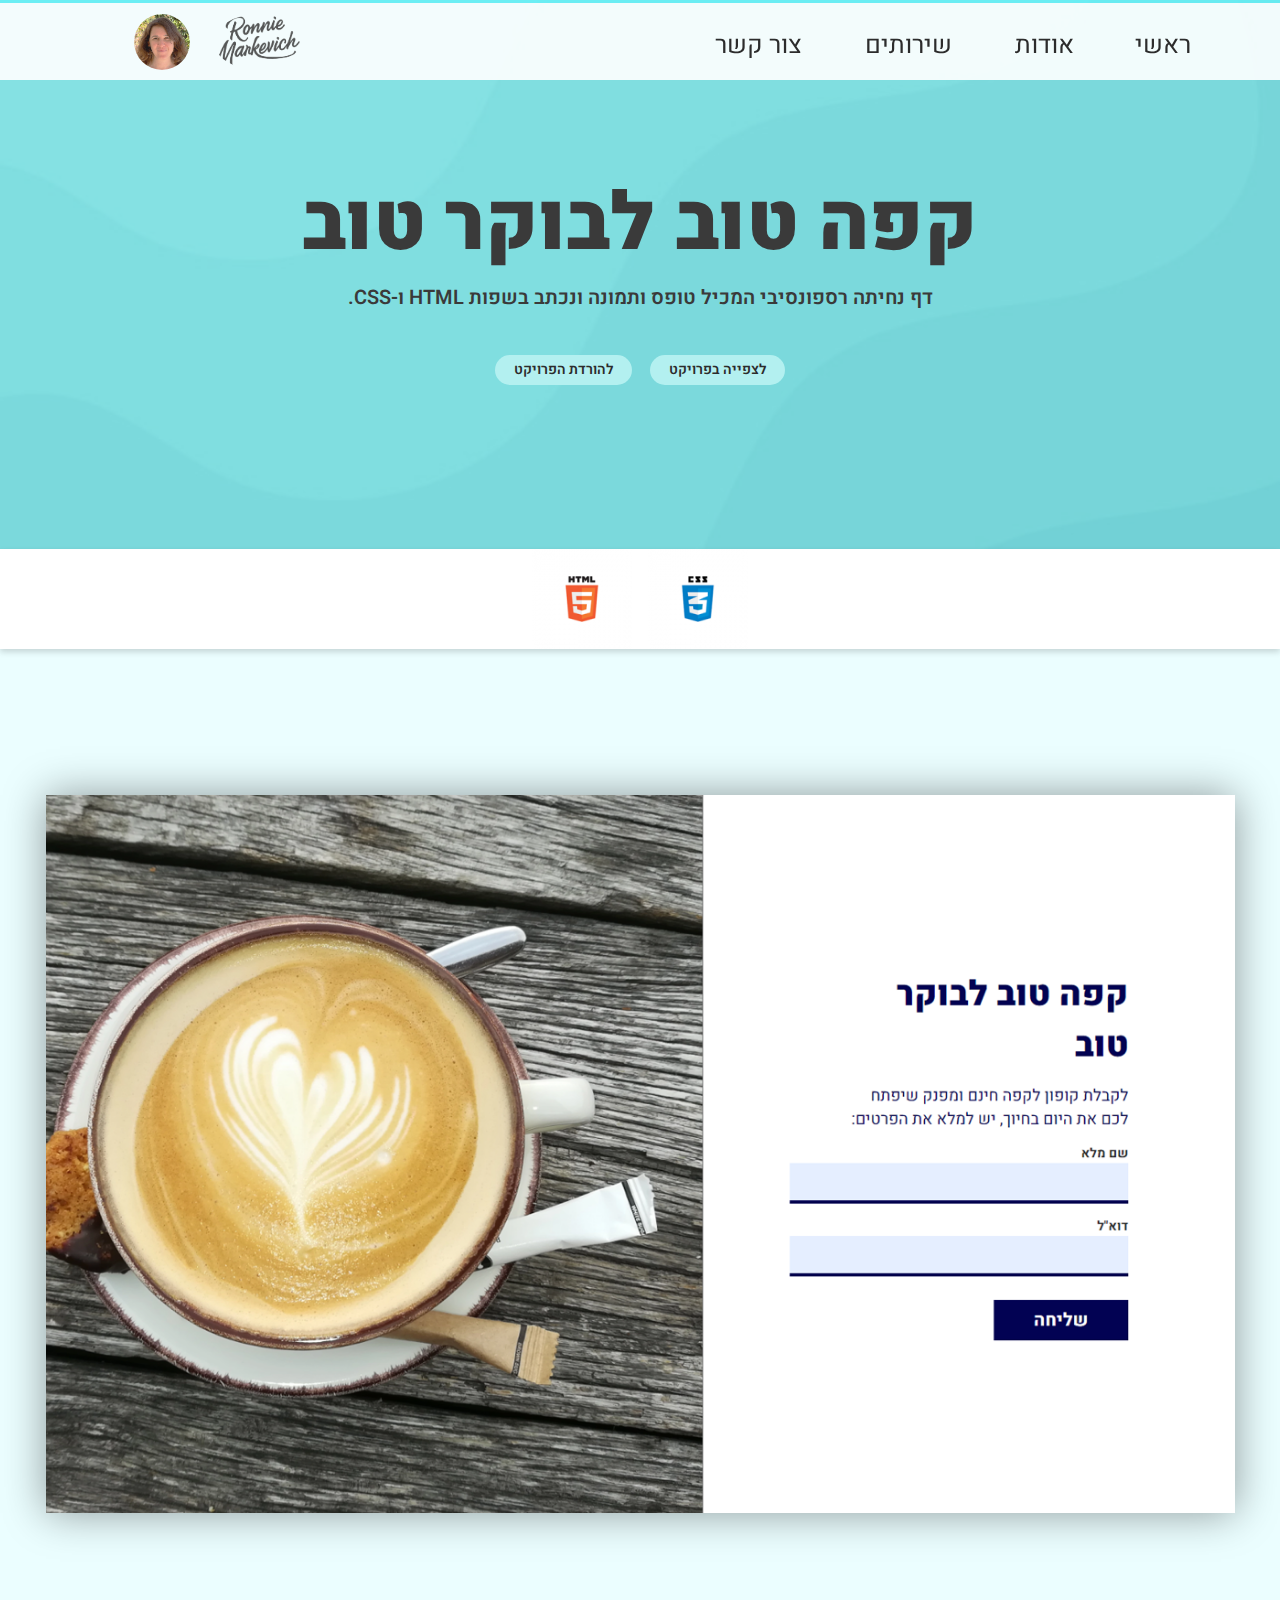
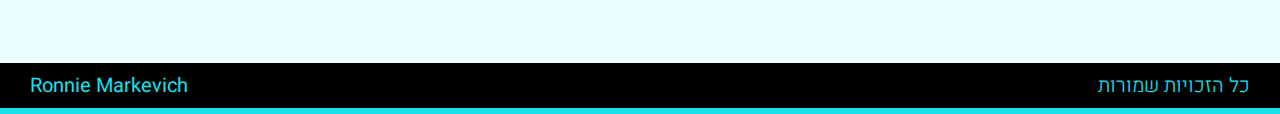
<file: projectPageCoffee.html>
<!DOCTYPE html>
<html lang="en">

<head>
    <meta charset="UTF-8">
    <meta name="viewport" content="width=device-width, initial-scale=1.0">
    <title>Coffee Project</title>
    <link rel="stylesheet" href="style/styleProjectPage.css">
    <link rel="preconnect" href="https://fonts.googleapis.com">
    <link rel="preconnect" href="https://fonts.gstatic.com" crossorigin>
    <link href="https://fonts.googleapis.com/css2?family=Heebo:wght@100..900&display=swap" rel="stylesheet">
    <link rel="stylesheet" href="https://cdnjs.cloudflare.com/ajax/libs/font-awesome/6.6.0/css/all.min.css"
        integrity="sha512-Kc323vGBEqzTmouAECnVceyQqyqdsSiqLQISBL29aUW4U/M7pSPA/gEUZQqv1cwx4OnYxTxve5UMg5GT6L4JJg=="
        crossorigin="anonymous" referrerpolicy="no-referrer" />
    <link rel="stylesheet" href="https://cdnjs.cloudflare.com/ajax/libs/font-awesome/6.6.0/css/all.min.css"
        integrity="sha512-Kc323vGBEqzTmouAECnVceyQqyqdsSiqLQISBL29aUW4U/M7pSPA/gEUZQqv1cwx4OnYxTxve5UMg5GT6L4JJg=="
        crossorigin="anonymous" referrerpolicy="no-referrer" />
</head>

<body>
    <header>
        <nav>
            <div id="burger">
                <i class="fa-solid fa-bars"></i>
            </div>
            <ul>
                <li><a href="index.html">ראשי</a></li>
                <li><a href="index.html#about">אודות</a></li>
                <li class="bigger-li"><a href="index.html#services">שירותים</a></li>
                <li class="bigger-li"><a href="index.html#contact">צור קשר</a></li>
            </ul>
        </nav>
        <div class="img-container">
            <img src="images/ronnie-profile-image.png" alt="Profile Picture">
            <img src="images/ronnie_transparent_fixed.png" alt="Ronnie Markevich">
        </div>
    </header>
    <div id="main">
        <div class="overlay">
            <h1>קפה טוב לבוקר טוב</h1>
            <p>דף נחיתה רספונסיבי המכיל טופס ותמונה ונכתב בשפות HTML ו-CSS.</p>
            <div class="buttons-container">
                <a href="projects/coffee/coffeeProject.zip"><button>להורדת הפרויקט <i
                            class="fa-solid fa-angles-left"></i></button></a>
                <a href="projects/coffee/index.html"><button>לצפייה בפרויקט <i
                            class="fa-solid fa-angles-left"></i></button></a>
            </div>
        </div>
    </div>
    <div class="icons">
        <div class="for-wrap">
            <img src="images/img-HTML.png" alt="HTML">
            <img src="images/img-CSS.png" alt="CSS">
            <!-- <img src="images/img-Bootstrap.png" alt="Bootstrap">
            <img src="images/img-CSS.png" alt="Sass">
            <img src="images/img-JS.png" alt="JavaScript">
            <img src="images/img-OOP.png" alt="OOP">
            <img src="images/img-ES6.png" alt="ES6">
            <img src="images/img-TypeScript.png" alt="TypeScript">
            <img src="images/img-API.png" alt="API">
            <img src="images/img-React.png" alt="React">
            <img src="images/img-NodeJS.png" alt="NodeJS"> -->
        </div>
    </div>
    <div class="screenshot-container">
        <a href="projects/coffee/index.html">
            <img src="images/projectPreviewCoffeeL.png" alt="Coffee Landing Page">
        </a>
    </div>
    <footer>
        <div class="left">
            Ronnie Markevich
        </div>
        <div class="right">
            כל הזכויות שמורות
        </div>
    </footer>
</body>

</html>
</file>
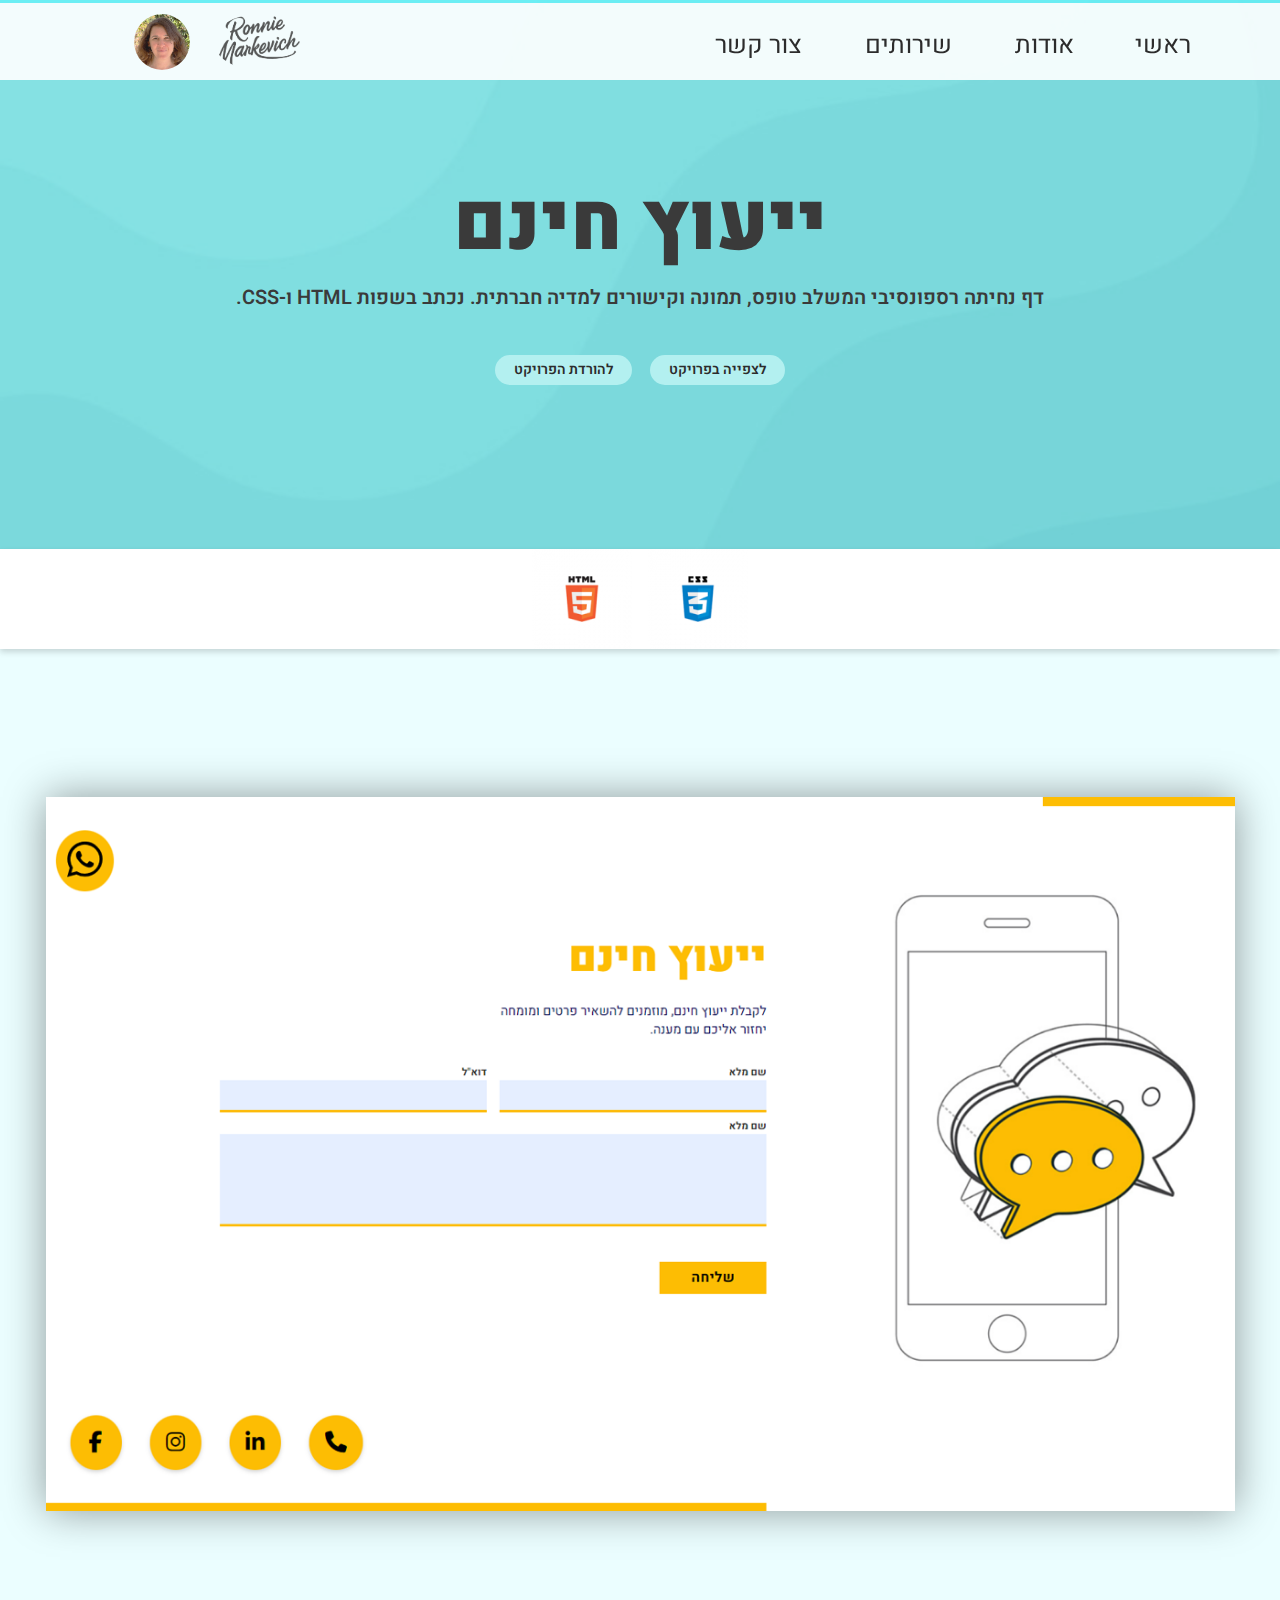
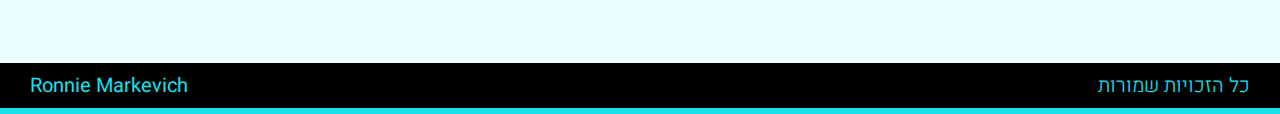
<file: projectPageFreeConsultation.html>
<!DOCTYPE html>
<html lang="en">

<head>
    <meta charset="UTF-8">
    <meta name="viewport" content="width=device-width, initial-scale=1.0">
    <title>Free Consultation Project</title>
    <link rel="stylesheet" href="style/styleProjectPage.css">
    <link rel="preconnect" href="https://fonts.googleapis.com">
    <link rel="preconnect" href="https://fonts.gstatic.com" crossorigin>
    <link href="https://fonts.googleapis.com/css2?family=Heebo:wght@100..900&display=swap" rel="stylesheet">
    <link rel="stylesheet" href="https://cdnjs.cloudflare.com/ajax/libs/font-awesome/6.6.0/css/all.min.css"
        integrity="sha512-Kc323vGBEqzTmouAECnVceyQqyqdsSiqLQISBL29aUW4U/M7pSPA/gEUZQqv1cwx4OnYxTxve5UMg5GT6L4JJg=="
        crossorigin="anonymous" referrerpolicy="no-referrer" />
    <link rel="stylesheet" href="https://cdnjs.cloudflare.com/ajax/libs/font-awesome/6.6.0/css/all.min.css"
        integrity="sha512-Kc323vGBEqzTmouAECnVceyQqyqdsSiqLQISBL29aUW4U/M7pSPA/gEUZQqv1cwx4OnYxTxve5UMg5GT6L4JJg=="
        crossorigin="anonymous" referrerpolicy="no-referrer" />
</head>

<body>
    <header>
        <nav>
            <div id="burger">
                <i class="fa-solid fa-bars"></i>
            </div>
            <ul>
                <li><a href="index.html">ראשי</a></li>
                <li><a href="index.html#about">אודות</a></li>
                <li class="bigger-li"><a href="index.html#services">שירותים</a></li>
                <li class="bigger-li"><a href="index.html#contact">צור קשר</a></li>
            </ul>
        </nav>
        <div class="img-container">
            <img src="images/ronnie-profile-image.png" alt="Profile Picture">
            <img src="images/ronnie_transparent_fixed.png" alt="Ronnie Markevich">
        </div>
    </header>
    <div id="main">
        <div class="overlay">
            <h1>ייעוץ חינם</h1>
            <p>דף נחיתה רספונסיבי המשלב טופס, תמונה וקישורים למדיה חברתית. נכתב בשפות HTML ו-CSS.</p>
            <div class="buttons-container">
                <a href="projects/freeConsultation/freeConsultationProject.zip"><button>להורדת הפרויקט <i
                            class="fa-solid fa-angles-left"></i></button></a>
                <a href="projects/freeConsultation/index.html"><button>לצפייה בפרויקט <i
                            class="fa-solid fa-angles-left"></i></button></a>
            </div>
        </div>
    </div>
    <div class="icons">
        <div class="for-wrap">
            <img src="images/img-HTML.png" alt="HTML">
            <img src="images/img-CSS.png" alt="CSS">
            <!-- <img src="images/img-Bootstrap.png" alt="Bootstrap">
            <img src="images/img-CSS.png" alt="Sass">
            <img src="images/img-JS.png" alt="JavaScript">
            <img src="images/img-OOP.png" alt="OOP">
            <img src="images/img-ES6.png" alt="ES6">
            <img src="images/img-TypeScript.png" alt="TypeScript">
            <img src="images/img-API.png" alt="API">
            <img src="images/img-React.png" alt="React">
            <img src="images/img-NodeJS.png" alt="NodeJS"> -->
        </div>
    </div>
    <div class="screenshot-container">
        <a href="projects/freeConsultation/index.html">
            <img src="images/projectPreviewFreeConsultationL.png" alt="Free Consultation Landing Page">
        </a>
    </div>
    <footer>
        <div class="left">
            Ronnie Markevich
        </div>
        <div class="right">
            כל הזכויות שמורות
        </div>
    </footer>
</body>

</html>
</file>
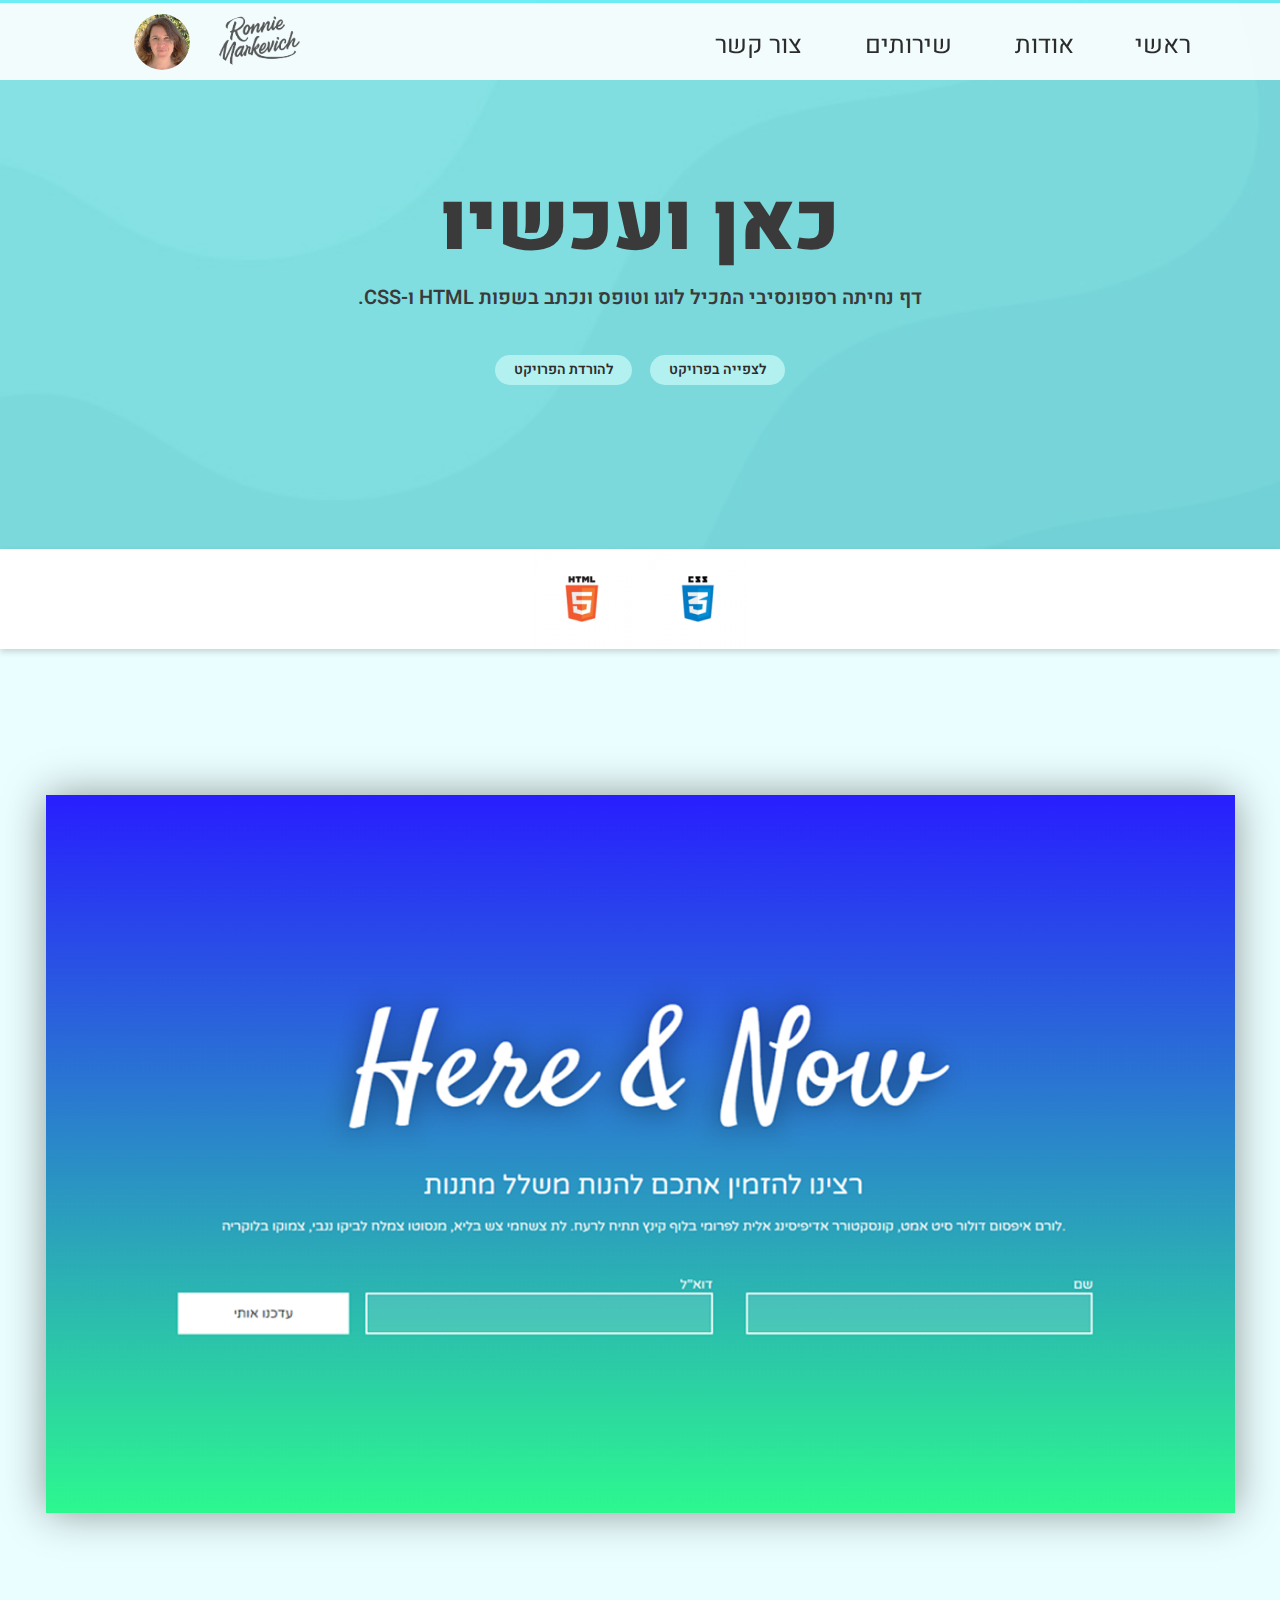
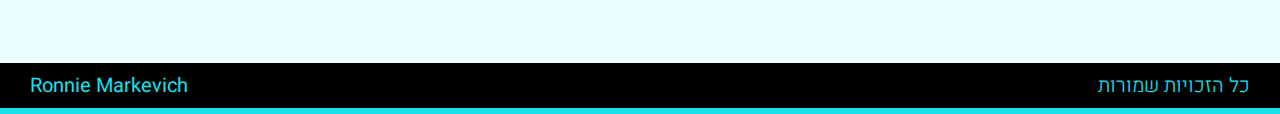
<file: projectPageHereAndNow.html>
<!DOCTYPE html>
<html lang="en">

<head>
    <meta charset="UTF-8">
    <meta name="viewport" content="width=device-width, initial-scale=1.0">
    <title>Here and Now Project</title>
    <link rel="stylesheet" href="style/styleProjectPage.css">
    <link rel="preconnect" href="https://fonts.googleapis.com">
    <link rel="preconnect" href="https://fonts.gstatic.com" crossorigin>
    <link href="https://fonts.googleapis.com/css2?family=Heebo:wght@100..900&display=swap" rel="stylesheet">
    <link rel="stylesheet" href="https://cdnjs.cloudflare.com/ajax/libs/font-awesome/6.6.0/css/all.min.css"
        integrity="sha512-Kc323vGBEqzTmouAECnVceyQqyqdsSiqLQISBL29aUW4U/M7pSPA/gEUZQqv1cwx4OnYxTxve5UMg5GT6L4JJg=="
        crossorigin="anonymous" referrerpolicy="no-referrer" />
    <link rel="stylesheet" href="https://cdnjs.cloudflare.com/ajax/libs/font-awesome/6.6.0/css/all.min.css"
        integrity="sha512-Kc323vGBEqzTmouAECnVceyQqyqdsSiqLQISBL29aUW4U/M7pSPA/gEUZQqv1cwx4OnYxTxve5UMg5GT6L4JJg=="
        crossorigin="anonymous" referrerpolicy="no-referrer" />
</head>

<body>
    <header>
        <nav>
            <div id="burger">
                <i class="fa-solid fa-bars"></i>
            </div>
            <ul>
                <li><a href="index.html">ראשי</a></li>
                <li><a href="index.html#about">אודות</a></li>
                <li class="bigger-li"><a href="index.html#services">שירותים</a></li>
                <li class="bigger-li"><a href="index.html#contact">צור קשר</a></li>
            </ul>
        </nav>
        <div class="img-container">
            <img src="images/ronnie-profile-image.png" alt="Profile Picture">
            <img src="images/ronnie_transparent_fixed.png" alt="Ronnie Markevich">
        </div>
    </header>
    <div id="main">
        <div class="overlay">
            <h1>כאן ועכשיו</h1>
            <p>דף נחיתה רספונסיבי המכיל לוגו וטופס ונכתב בשפות HTML ו-CSS.</p>
            <div class="buttons-container">
                <a href="projects/hereAndNow/hereAndNowProject.zip"><button>להורדת הפרויקט <i
                            class="fa-solid fa-angles-left"></i></button></a>
                <a href="projects/hereAndNow/index.html"><button>לצפייה בפרויקט <i
                            class="fa-solid fa-angles-left"></i></button></a>
            </div>
        </div>
    </div>
    <div class="icons">
        <div class="for-wrap">
            <img src="images/img-HTML.png" alt="HTML">
            <img src="images/img-CSS.png" alt="CSS">
            <!-- <img src="images/img-Bootstrap.png" alt="Bootstrap">
            <img src="images/img-CSS.png" alt="Sass">
            <img src="images/img-JS.png" alt="JavaScript">
            <img src="images/img-OOP.png" alt="OOP">
            <img src="images/img-ES6.png" alt="ES6">
            <img src="images/img-TypeScript.png" alt="TypeScript">
            <img src="images/img-API.png" alt="API">
            <img src="images/img-React.png" alt="React">
            <img src="images/img-NodeJS.png" alt="NodeJS"> -->
        </div>
    </div>
    <div class="screenshot-container">
        <a href="projects/hereAndNow/index.html">
            <img src="images/projectPreviewHereAndNowL.png" alt="Here and Now Landing Page">
        </a>
    </div>
    <footer>
        <div class="left">
            Ronnie Markevich
        </div>
        <div class="right">
            כל הזכויות שמורות
        </div>
    </footer>
</body>

</html>
</file>
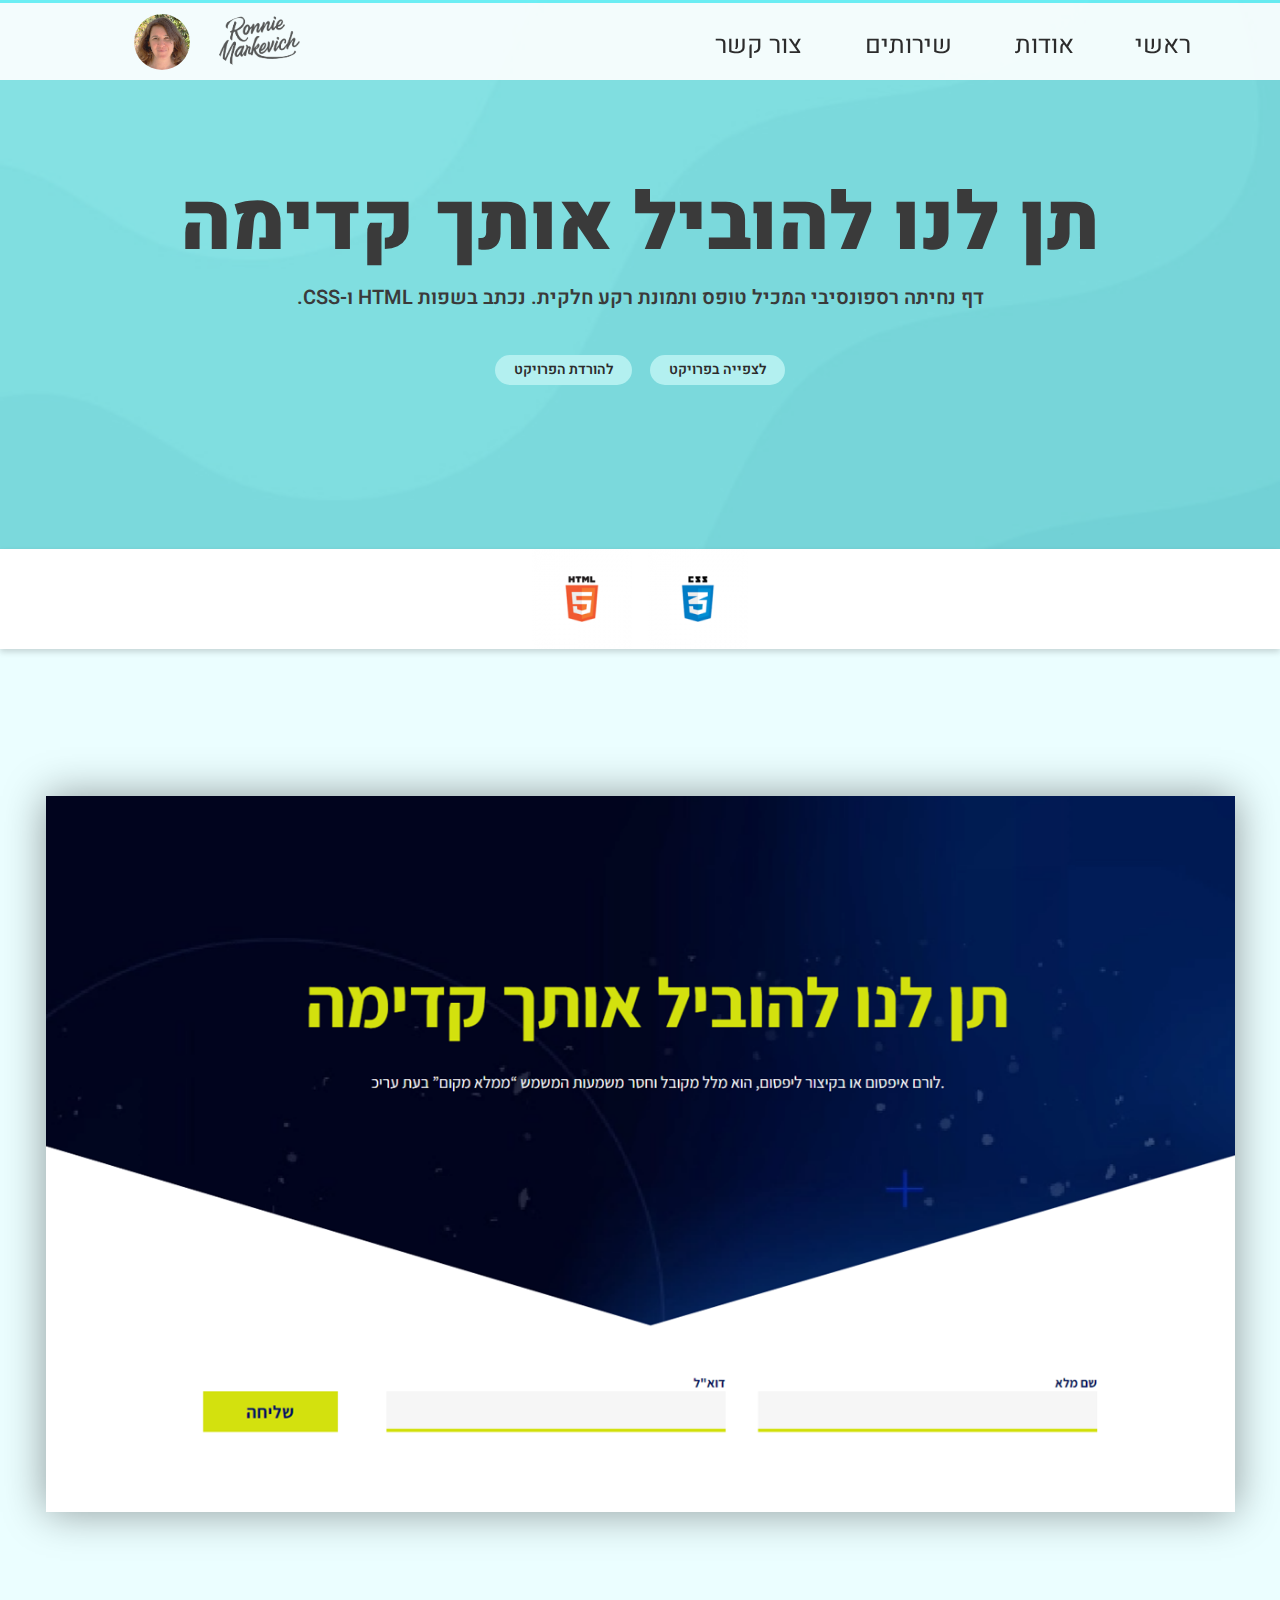
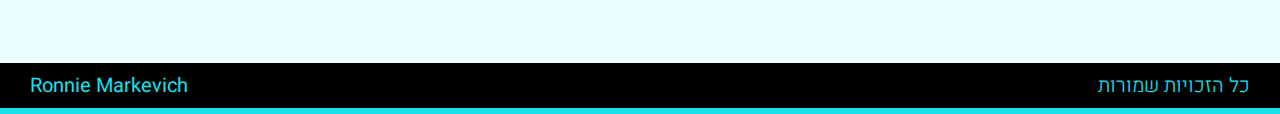
<file: projectPageLetUsLeadYou.html>
<!DOCTYPE html>
<html lang="en">

<head>
    <meta charset="UTF-8">
    <meta name="viewport" content="width=device-width, initial-scale=1.0">
    <title>Let Us Lead You Project</title>
    <link rel="stylesheet" href="style/styleProjectPage.css">
    <link rel="preconnect" href="https://fonts.googleapis.com">
    <link rel="preconnect" href="https://fonts.gstatic.com" crossorigin>
    <link href="https://fonts.googleapis.com/css2?family=Heebo:wght@100..900&display=swap" rel="stylesheet">
    <link rel="stylesheet" href="https://cdnjs.cloudflare.com/ajax/libs/font-awesome/6.6.0/css/all.min.css"
        integrity="sha512-Kc323vGBEqzTmouAECnVceyQqyqdsSiqLQISBL29aUW4U/M7pSPA/gEUZQqv1cwx4OnYxTxve5UMg5GT6L4JJg=="
        crossorigin="anonymous" referrerpolicy="no-referrer" />
    <link rel="stylesheet" href="https://cdnjs.cloudflare.com/ajax/libs/font-awesome/6.6.0/css/all.min.css"
        integrity="sha512-Kc323vGBEqzTmouAECnVceyQqyqdsSiqLQISBL29aUW4U/M7pSPA/gEUZQqv1cwx4OnYxTxve5UMg5GT6L4JJg=="
        crossorigin="anonymous" referrerpolicy="no-referrer" />
</head>

<body>
    <header>
        <nav>
            <div id="burger">
                <i class="fa-solid fa-bars"></i>
            </div>
            <ul>
                <li><a href="index.html">ראשי</a></li>
                <li><a href="index.html#about">אודות</a></li>
                <li class="bigger-li"><a href="index.html#services">שירותים</a></li>
                <li class="bigger-li"><a href="index.html#contact">צור קשר</a></li>
            </ul>
        </nav>
        <div class="img-container">
            <img src="images/ronnie-profile-image.png" alt="Profile Picture">
            <img src="images/ronnie_transparent_fixed.png" alt="Ronnie Markevich">
        </div>
    </header>
    <div id="main">
        <div class="overlay">
            <h1>תן לנו להוביל אותך קדימה</h1>
            <p>דף נחיתה רספונסיבי המכיל טופס ותמונת רקע חלקית. נכתב בשפות HTML ו-CSS.</p>
            <div class="buttons-container">
                <a href="projects/letUsLeadYou/letUsLeadYouProject.zip"><button>להורדת הפרויקט <i
                            class="fa-solid fa-angles-left"></i></button></a>
                <a href="projects/letUsLeadYou/index.html"><button>לצפייה בפרויקט <i
                            class="fa-solid fa-angles-left"></i></button></a>
            </div>
        </div>
    </div>
    <div class="icons">
        <div class="for-wrap">
            <img src="images/img-HTML.png" alt="HTML">
            <img src="images/img-CSS.png" alt="CSS">
            <!-- <img src="images/img-Bootstrap.png" alt="Bootstrap">
            <img src="images/img-CSS.png" alt="Sass">
            <img src="images/img-JS.png" alt="JavaScript">
            <img src="images/img-OOP.png" alt="OOP">
            <img src="images/img-ES6.png" alt="ES6">
            <img src="images/img-TypeScript.png" alt="TypeScript">
            <img src="images/img-API.png" alt="API">
            <img src="images/img-React.png" alt="React">
            <img src="images/img-NodeJS.png" alt="NodeJS"> -->
        </div>
    </div>
    <div class="screenshot-container">
        <a href="projects/letUsLeadYou/index.html">
            <img src="images/projectPreviewLetUsLeadYouL.png" alt="Let Us LEad You Landing Page">
        </a>
    </div>
    <footer>
        <div class="left">
            Ronnie Markevich
        </div>
        <div class="right">
            כל הזכויות שמורות
        </div>
    </footer>
</body>

</html>
</file>
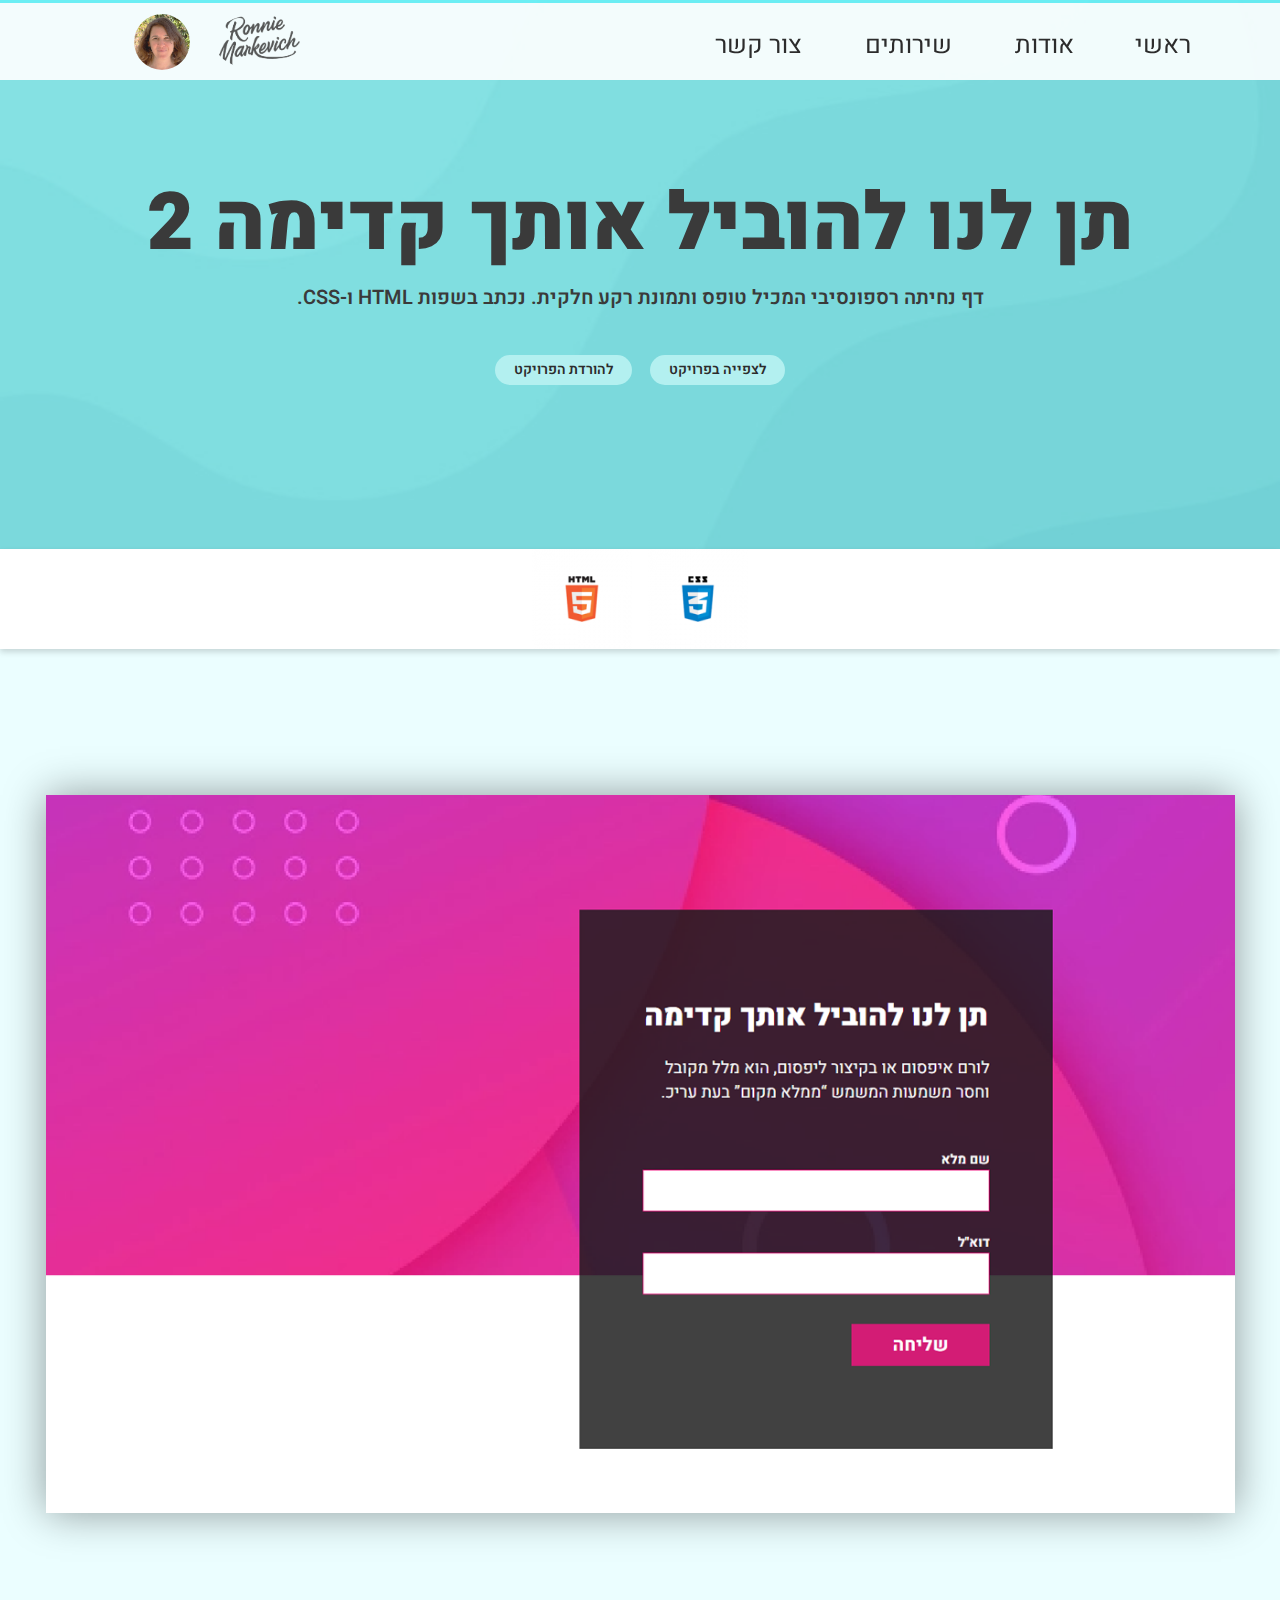
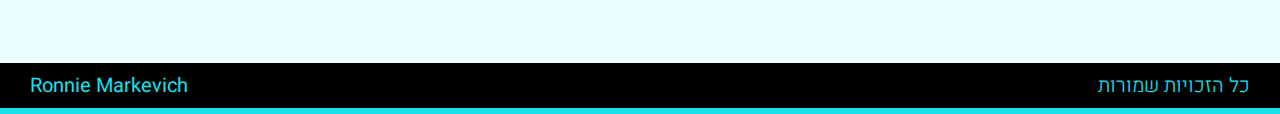
<file: projectPageLetUsLeadYou2.html>
<!DOCTYPE html>
<html lang="en">

<head>
    <meta charset="UTF-8">
    <meta name="viewport" content="width=device-width, initial-scale=1.0">
    <title>Let Us Lead You 2 Project</title>
    <link rel="stylesheet" href="style/styleProjectPage.css">
    <link rel="preconnect" href="https://fonts.googleapis.com">
    <link rel="preconnect" href="https://fonts.gstatic.com" crossorigin>
    <link href="https://fonts.googleapis.com/css2?family=Heebo:wght@100..900&display=swap" rel="stylesheet">
    <link rel="stylesheet" href="https://cdnjs.cloudflare.com/ajax/libs/font-awesome/6.6.0/css/all.min.css"
        integrity="sha512-Kc323vGBEqzTmouAECnVceyQqyqdsSiqLQISBL29aUW4U/M7pSPA/gEUZQqv1cwx4OnYxTxve5UMg5GT6L4JJg=="
        crossorigin="anonymous" referrerpolicy="no-referrer" />
    <link rel="stylesheet" href="https://cdnjs.cloudflare.com/ajax/libs/font-awesome/6.6.0/css/all.min.css"
        integrity="sha512-Kc323vGBEqzTmouAECnVceyQqyqdsSiqLQISBL29aUW4U/M7pSPA/gEUZQqv1cwx4OnYxTxve5UMg5GT6L4JJg=="
        crossorigin="anonymous" referrerpolicy="no-referrer" />
</head>

<body>
    <header>
        <nav>
            <div id="burger">
                <i class="fa-solid fa-bars"></i>
            </div>
            <ul>
                <li><a href="index.html">ראשי</a></li>
                <li><a href="index.html#about">אודות</a></li>
                <li class="bigger-li"><a href="index.html#services">שירותים</a></li>
                <li class="bigger-li"><a href="index.html#contact">צור קשר</a></li>
            </ul>
        </nav>
        <div class="img-container">
            <img src="images/ronnie-profile-image.png" alt="Profile Picture">
            <img src="images/ronnie_transparent_fixed.png" alt="Ronnie Markevich">
        </div>
    </header>
    <div id="main">
        <div class="overlay">
            <h1>תן לנו להוביל אותך קדימה 2</h1>
            <p>דף נחיתה רספונסיבי המכיל טופס ותמונת רקע חלקית. נכתב בשפות HTML ו-CSS.</p>
            <div class="buttons-container">
                <a href="projects/letUsLeadYou2/letUsLeadYou2Project.zip"><button>להורדת הפרויקט <i
                            class="fa-solid fa-angles-left"></i></button></a>
                <a href="projects/letUsLeadYou2/index.html"><button>לצפייה בפרויקט <i
                            class="fa-solid fa-angles-left"></i></button></a>
            </div>
        </div>
    </div>
    <div class="icons">
        <div class="for-wrap">
            <img src="images/img-HTML.png" alt="HTML">
            <img src="images/img-CSS.png" alt="CSS">
            <!-- <img src="images/img-Bootstrap.png" alt="Bootstrap">
            <img src="images/img-CSS.png" alt="Sass">
            <img src="images/img-JS.png" alt="JavaScript">
            <img src="images/img-OOP.png" alt="OOP">
            <img src="images/img-ES6.png" alt="ES6">
            <img src="images/img-TypeScript.png" alt="TypeScript">
            <img src="images/img-API.png" alt="API">
            <img src="images/img-React.png" alt="React">
            <img src="images/img-NodeJS.png" alt="NodeJS"> -->
        </div>
    </div>
    <div class="screenshot-container">
        <a href="projects/letUsLeadYou2/index.html">
            <img src="images/projectPreviewLetUsLeadYou2L.png" alt="Let Us Lead You 2 Landing Page">
        </a>
    </div>
    <footer>
        <div class="left">
            Ronnie Markevich
        </div>
        <div class="right">
            כל הזכויות שמורות
        </div>
    </footer>
</body>

</html>
</file>
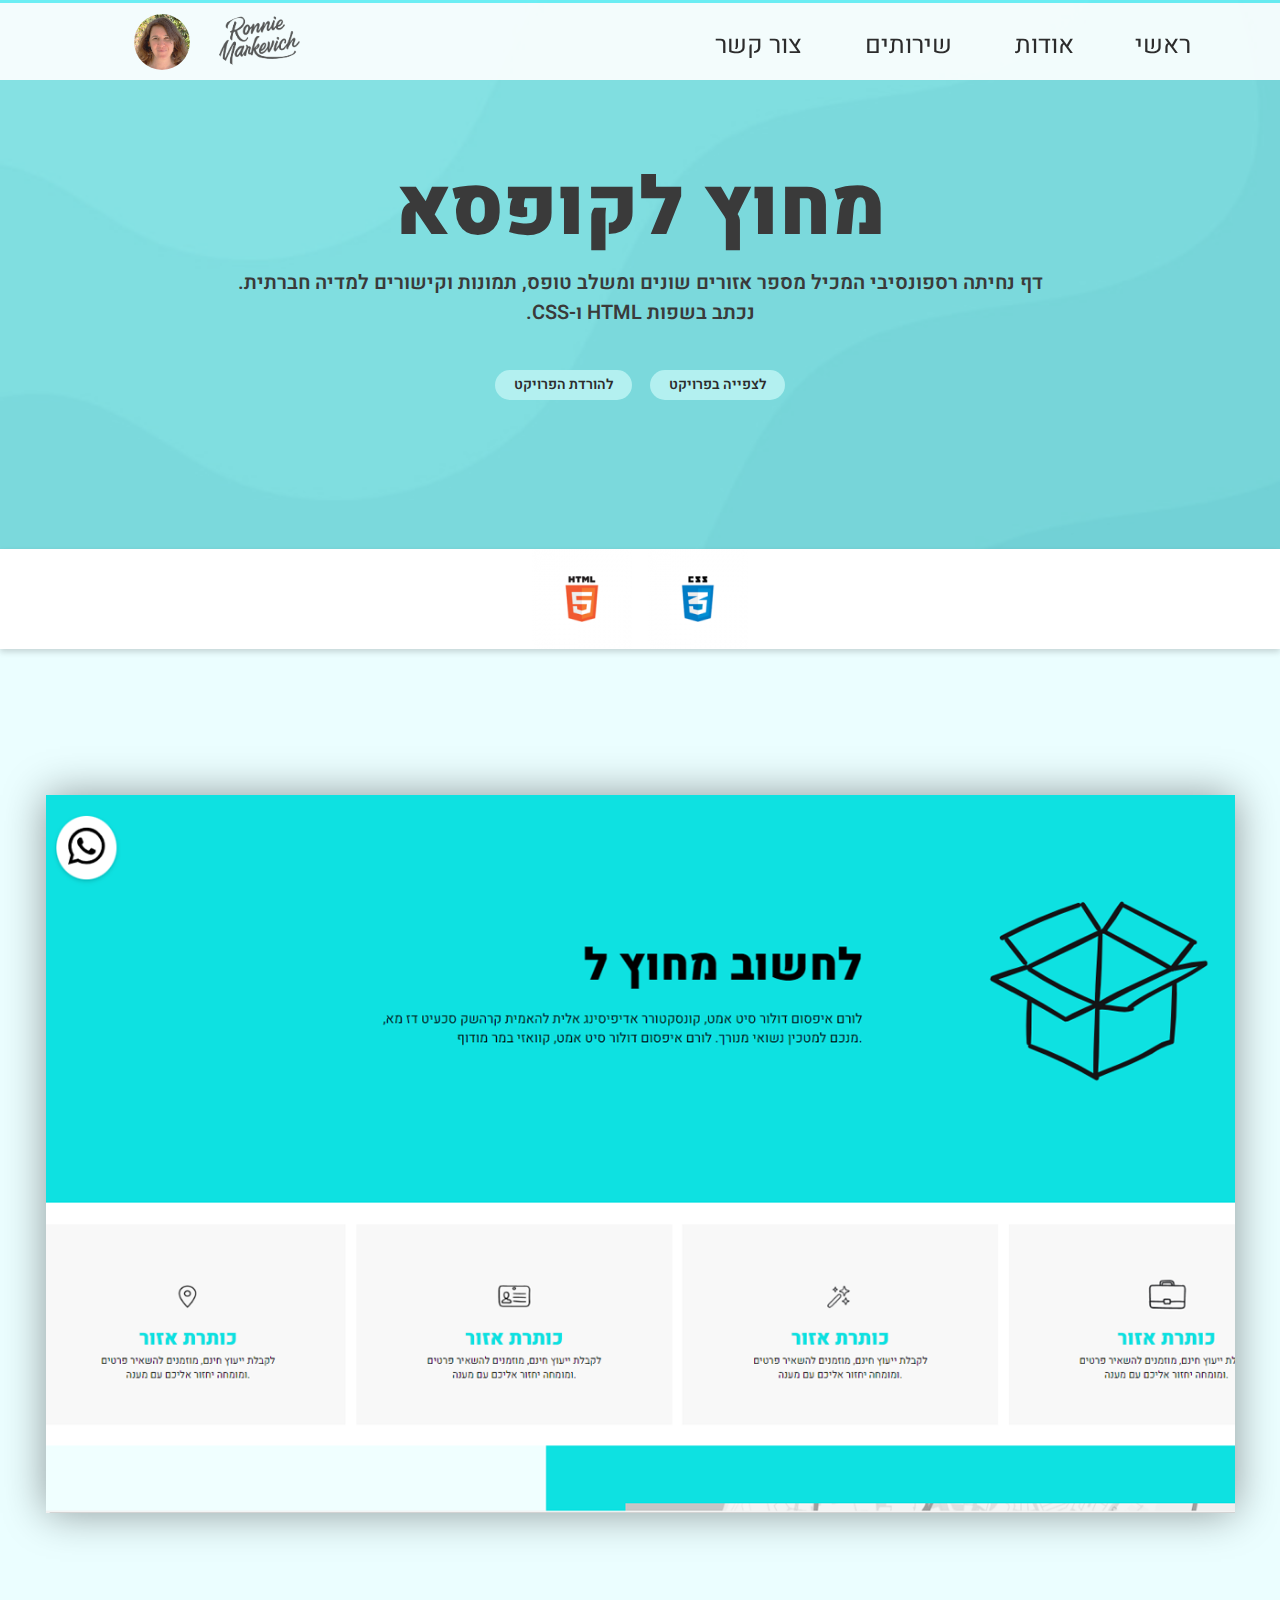
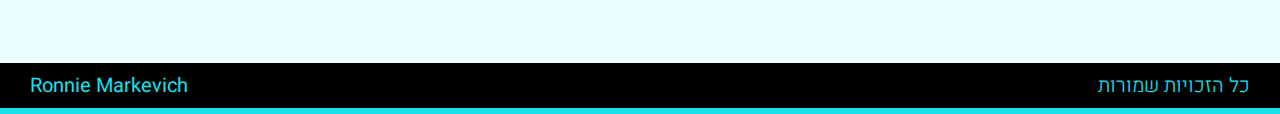
<file: projectPageOutsideTheBox.html>
<!DOCTYPE html>
<html lang="en">

<head>
    <meta charset="UTF-8">
    <meta name="viewport" content="width=device-width, initial-scale=1.0">
    <title>Outside the Box Project</title>
    <link rel="stylesheet" href="style/styleProjectPage.css">
    <link rel="preconnect" href="https://fonts.googleapis.com">
    <link rel="preconnect" href="https://fonts.gstatic.com" crossorigin>
    <link href="https://fonts.googleapis.com/css2?family=Heebo:wght@100..900&display=swap" rel="stylesheet">
    <link rel="stylesheet" href="https://cdnjs.cloudflare.com/ajax/libs/font-awesome/6.6.0/css/all.min.css"
        integrity="sha512-Kc323vGBEqzTmouAECnVceyQqyqdsSiqLQISBL29aUW4U/M7pSPA/gEUZQqv1cwx4OnYxTxve5UMg5GT6L4JJg=="
        crossorigin="anonymous" referrerpolicy="no-referrer" />
    <link rel="stylesheet" href="https://cdnjs.cloudflare.com/ajax/libs/font-awesome/6.6.0/css/all.min.css"
        integrity="sha512-Kc323vGBEqzTmouAECnVceyQqyqdsSiqLQISBL29aUW4U/M7pSPA/gEUZQqv1cwx4OnYxTxve5UMg5GT6L4JJg=="
        crossorigin="anonymous" referrerpolicy="no-referrer" />
</head>

<body>
    <header>
        <nav>
            <div id="burger">
                <i class="fa-solid fa-bars"></i>
            </div>
            <ul>
                <li><a href="index.html">ראשי</a></li>
                <li><a href="index.html#about">אודות</a></li>
                <li class="bigger-li"><a href="index.html#services">שירותים</a></li>
                <li class="bigger-li"><a href="index.html#contact">צור קשר</a></li>
            </ul>
        </nav>
        <div class="img-container">
            <img src="images/ronnie-profile-image.png" alt="Profile Picture">
            <img src="images/ronnie_transparent_fixed.png" alt="Ronnie Markevich">
        </div>
    </header>
    <div id="main">
        <div class="overlay">
            <h1>מחוץ לקופסא</h1>
            <p>דף נחיתה רספונסיבי המכיל מספר אזורים שונים ומשלב טופס, תמונות וקישורים למדיה חברתית. נכתב בשפות HTML
                ו-CSS.</p>
            <div class="buttons-container">
                <a href="projects/outsideTheBox/outsideTheBoxProject.zip"><button>להורדת הפרויקט <i
                            class="fa-solid fa-angles-left"></i></button></a>
                <a href="projects/outsideTheBox/index.html"><button>לצפייה בפרויקט <i
                            class="fa-solid fa-angles-left"></i></button></a>
            </div>
        </div>
    </div>
    <div class="icons">
        <div class="for-wrap">
            <img src="images/img-HTML.png" alt="HTML">
            <img src="images/img-CSS.png" alt="CSS">
            <!-- <img src="images/img-Bootstrap.png" alt="Bootstrap">
            <img src="images/img-CSS.png" alt="Sass">
            <img src="images/img-JS.png" alt="JavaScript">
            <img src="images/img-OOP.png" alt="OOP">
            <img src="images/img-ES6.png" alt="ES6">
            <img src="images/img-TypeScript.png" alt="TypeScript">
            <img src="images/img-API.png" alt="API">
            <img src="images/img-React.png" alt="React">
            <img src="images/img-NodeJS.png" alt="NodeJS"> -->
        </div>
    </div>
    <div class="screenshot-container">
        <a href="projects/outsideTheBox/index.html">
            <img src="images/projectPreviewOutsideTheBoxL.png" alt="Outside The Box Landing Page">
        </a>
    </div>
    <footer>
        <div class="left">
            Ronnie Markevich
        </div>
        <div class="right">
            כל הזכויות שמורות
        </div>
    </footer>
</body>

</html>
</file>
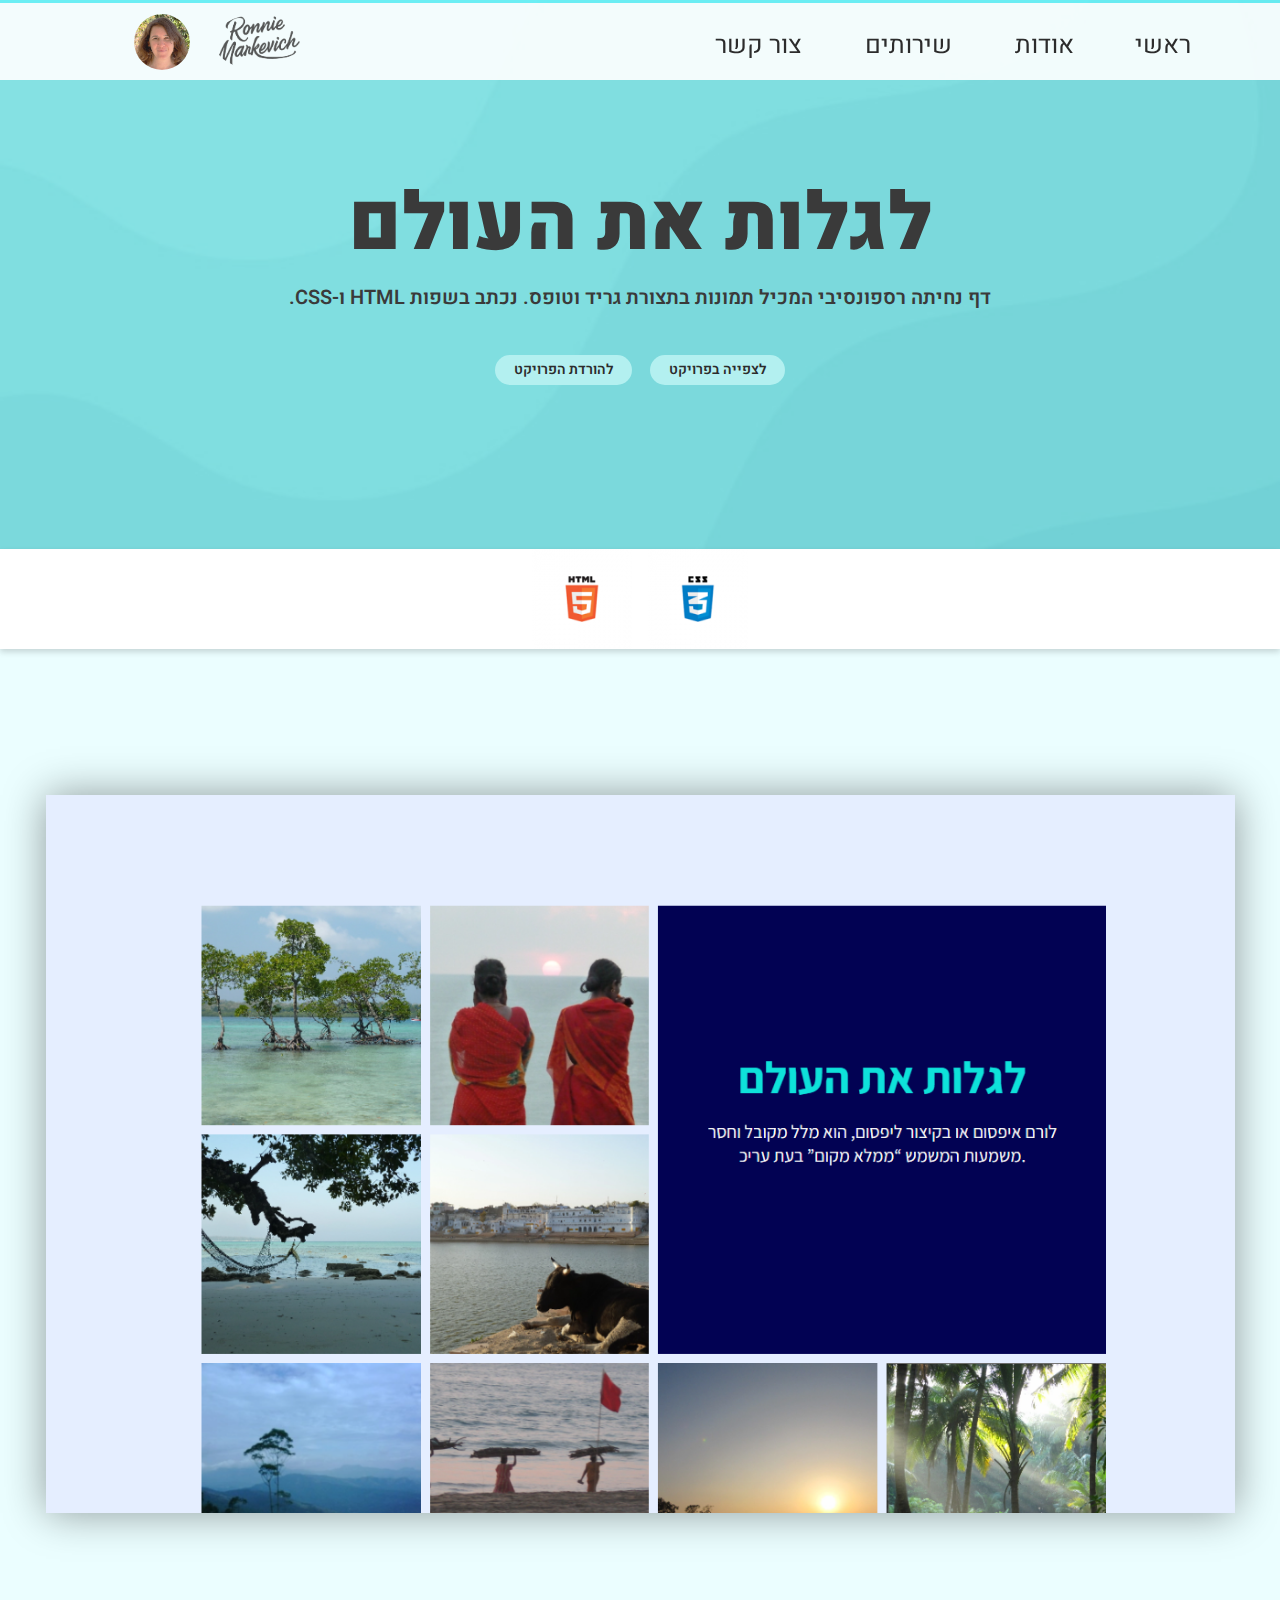
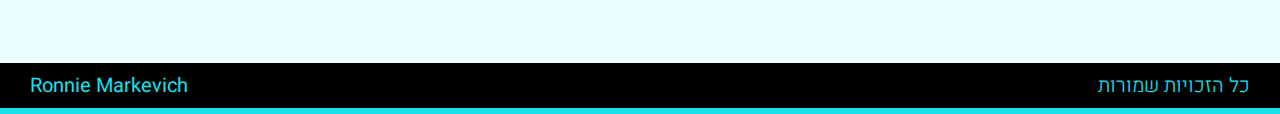
<file: projectPageSeeTheWorld.html>
<!DOCTYPE html>
<html lang="en">

<head>
    <meta charset="UTF-8">
    <meta name="viewport" content="width=device-width, initial-scale=1.0">
    <title>See the World Project</title>
    <link rel="stylesheet" href="style/styleProjectPage.css">
    <link rel="preconnect" href="https://fonts.googleapis.com">
    <link rel="preconnect" href="https://fonts.gstatic.com" crossorigin>
    <link href="https://fonts.googleapis.com/css2?family=Heebo:wght@100..900&display=swap" rel="stylesheet">
    <link rel="stylesheet" href="https://cdnjs.cloudflare.com/ajax/libs/font-awesome/6.6.0/css/all.min.css"
        integrity="sha512-Kc323vGBEqzTmouAECnVceyQqyqdsSiqLQISBL29aUW4U/M7pSPA/gEUZQqv1cwx4OnYxTxve5UMg5GT6L4JJg=="
        crossorigin="anonymous" referrerpolicy="no-referrer" />
    <link rel="stylesheet" href="https://cdnjs.cloudflare.com/ajax/libs/font-awesome/6.6.0/css/all.min.css"
        integrity="sha512-Kc323vGBEqzTmouAECnVceyQqyqdsSiqLQISBL29aUW4U/M7pSPA/gEUZQqv1cwx4OnYxTxve5UMg5GT6L4JJg=="
        crossorigin="anonymous" referrerpolicy="no-referrer" />
</head>

<body>
    <header>
        <nav>
            <div id="burger">
                <i class="fa-solid fa-bars"></i>
            </div>
            <ul>
                <li><a href="index.html">ראשי</a></li>
                <li><a href="index.html#about">אודות</a></li>
                <li class="bigger-li"><a href="index.html#services">שירותים</a></li>
                <li class="bigger-li"><a href="index.html#contact">צור קשר</a></li>
            </ul>
        </nav>
        <div class="img-container">
            <img src="images/ronnie-profile-image.png" alt="Profile Picture">
            <img src="images/ronnie_transparent_fixed.png" alt="Ronnie Markevich">
        </div>
    </header>
    <div id="main">
        <div class="overlay">
            <h1>לגלות את העולם</h1>
            <p>דף נחיתה רספונסיבי המכיל תמונות בתצורת גריד וטופס. נכתב בשפות HTML ו-CSS.</p>
            <div class="buttons-container">
                <a href="projects/seeTheWorld/seeTheWorldProject.zip"><button>להורדת הפרויקט <i
                            class="fa-solid fa-angles-left"></i></button></a>
                <a href="projects/seeTheWorld/index.html"><button>לצפייה בפרויקט <i
                            class="fa-solid fa-angles-left"></i></button></a>
            </div>
        </div>
    </div>
    <div class="icons">
        <div class="for-wrap">
            <img src="images/img-HTML.png" alt="HTML">
            <img src="images/img-CSS.png" alt="CSS">
            <!-- <img src="images/img-Bootstrap.png" alt="Bootstrap">
            <img src="images/img-CSS.png" alt="Sass">
            <img src="images/img-JS.png" alt="JavaScript">
            <img src="images/img-OOP.png" alt="OOP">
            <img src="images/img-ES6.png" alt="ES6">
            <img src="images/img-TypeScript.png" alt="TypeScript">
            <img src="images/img-API.png" alt="API">
            <img src="images/img-React.png" alt="React">
            <img src="images/img-NodeJS.png" alt="NodeJS"> -->
        </div>
    </div>
    <div class="screenshot-container">
        <a href="projects/seeTheWorld/index.html">
            <img src="images/projectPreviewSeeTheWorldL.png" alt="See The World Landing Page">
        </a>
    </div>
    <footer>
        <div class="left">
            Ronnie Markevich
        </div>
        <div class="right">
            כל הזכויות שמורות
        </div>
    </footer>
</body>

</html>
</file>
<file: style/styleIndex.css>
* {
    margin: 0;
    padding: 0;
    box-sizing: border-box;
}

header>nav>#burger {
    display: none;
}

header {
    width: 100%;
    height: 80px;
    background: rgba(255, 255, 255, 0.9) 0% 0% no-repeat padding-box;
    display: flex;
    flex-direction: row-reverse;
    align-items: center;
    border-top: 3px solid #5bf7ff9c;
    position: fixed;
    z-index: 2;
}

header>nav {
    width: 50%;
    overflow: hidden;
}

header>nav>ul {
    display: flex;
    flex-direction: row-reverse;
    list-style-type: none;
    justify-content: center;
    height: 80px;
}

header>nav>ul>li>a {
    text-decoration: none;
    font: normal normal normal 25px/37px Heebo;
    color: #2C2C2C;

}

header>nav>ul>li {
    margin: 25px;
    /* To keeps the other section titles from moving when hovered: */
    width: 70px;
}


header>nav>ul>.bigger-li {
    /* same: */
    min-width: 100px;
}

header>nav>ul>li>a:hover {
    font: normal normal bold 25px/37px Heebo;
    color: #1AE0EC;
}

header>.img-container {
    display: flex;
    flex-direction: row;
    flex-grow: 1;
    justify-content: center;
    gap: 1em;
}

header>.img-container>img {
    height: 62px;
    border-radius: 50%;
    transform: translateX(-100px) scale(0.9);
}

#main {
    width: 100%;
    height: 549px;
    background-image: url("../images/background.jpg");
    background-size: cover;
}

#main>.overlay {
    display: flex;
    flex-direction: column;
    align-items: center;
    justify-content: center;
    height: 100%;
    width: 100%;
    background: #5bf7ff9c 0% 0% no-repeat padding-box;
}

#main>.overlay>h1 {
    font: normal normal 900 80px/118px Heebo;
    color: #3A3A3A;
}

#main>.overlay>p {
    font: normal normal 600 20px/30px Heebo;
    color: #3A3A3A;
    width: 844px;
    text-align: center;
    direction: rtl;
}

.icons {
    background: #FFFFFF 0% 0% no-repeat padding-box;
    box-shadow: 0px 3px 6px #00000029;
    display: flex;
    flex-direction: row;
    align-items: center;
    justify-content: center;
    overflow: hidden;
    gap: 1em;
    position: relative;
    z-index: 1;
    width: 100%;
}

.icons>.for-wrap {
    display: flex;
    flex-direction: row;
    align-items: center;
    justify-content: center;
    overflow: hidden;
    gap: 1em;
}

.icons>.for-wrap>img {
    transition: transform 0.2s ease-in-out;
}

.icons>.for-wrap>img:hover {
    transform: scale(1.1);

}

footer {
    width: 100%;
    height: 51px;
    display: flex;
    flex-direction: row;
    background: #000000 0% 0% no-repeat padding-box;
    justify-content: space-between;
    align-items: center;
    border-bottom: 6px solid #1AE0EC;
    padding: 0 29px;
}

footer>.left {
    border: 1px solid #000;
    font: normal normal normal 20px/29px Heebo;
    letter-spacing: 0.5px;
    color: #1AE0EC;
}

footer>.right {
    border: 1px solid #000;
    font: normal normal 300 20px/29px Heebo;
    color: #1AE0EC;
}

#about {
    display: flex;
    flex-direction: column;
    justify-content: center;
    align-items: center;
    width: 100%;
    height: 715px;
    background: #FFFFFF 0% 0% no-repeat padding-box;
    gap: 3em;
    z-index: 0;
    position: relative;
}

#about>img {
    height: 141px;
    border-radius: 50%;
}

#about>h1 {
    font: normal normal 900 35px/52px Heebo;
    color: #3A3A3A;
}

#about>p {
    font: normal normal normal 20px/29px Heebo;
    color: #3A3A3A;
    width: 798px;
    text-align: center;
    direction: rtl;
}

#about>button {
    width: 260px;
    height: 41px;
    background: #1AE0EC 0% 0% no-repeat padding-box;
    border-radius: 25px;
    font: normal normal bold 20px/30px Heebo;
    letter-spacing: 0.3px;
    color: #3A3A3A;
    border: none;
}

#about>button:hover {
    cursor: pointer;
}


#about>button:hover>p {
    position: relative;
    top: 6px;
}

#about>button:hover>.no-cv-msg {
    display: block;
}

#about>button>.no-cv-msg {
    display: none;
    position: relative;
    top: -140px;
    left: 110px;
}

#about>button>.no-cv-msg>i {
    color: #f5d000;
    font-size: 120px;
}

#about>button>.no-cv-msg>p {
    font: normal normal normal 16px Heebo;
    color: #3A3A3A;
    position: relative;
    top: -97px;
    width: 110px;
    text-align: center;
    margin: auto;
    direction: rtl;
}


#services {
    width: 100%;
    height: max-content;
    padding-bottom: 182px;
    display: flex;
    flex-direction: column;
    align-items: center;
    background: #F6F6F6 0% 0% no-repeat padding-box;
    direction: rtl;
}

#services>.text-container {
    display: flex;
    flex-direction: column;
    align-items: center;
    gap: 11px;
    margin: 100px 0 68px;
}

#services>.text-container>h1 {
    font: normal normal 900 36px/53px Heebo;
    color: #3A3A3A;
}

#services>.text-container>p {
    font: normal normal normal 20px/29px Heebo;
    color: #3A3A3A;
    width: 576px;
    text-align: center;
}

#services>.projects-container {
    display: grid;
    grid-template-columns: repeat(3, 1fr);
    grid-template-rows: repeat(3, 1fr);
    gap: 50px;
}

#services>.projects-container>.project {
    display: flex;
    flex-direction: column;
    align-items: center;
    justify-content: center;
    background: #FFFFFF 0% 0% no-repeat padding-box;
    box-shadow: 3px 3px 15px #00000029;
    border-radius: 10px;
    overflow: hidden;
    gap: 1.5em;
    min-width: 405px
}

#services>.projects-container>.project>.screenshot {
    width: 405px;
    transition: all 0.3s ease-in-out;
    flex-grow: 1;
}

#services>.projects-container>.project>.screenshot:hover {
    transform: scale(1.04);
}

#services>.projects-container>.project>h1 {
    font: normal normal 600 23px/34px Heebo;
    color: #3A3A3A;
    margin-top: 10px;
}

#services>.projects-container>.project>p {
    font: normal normal normal 16px/24px Heebo;
    color: #3A3A3A;
    width: 353px;
    direction: rtl;
    text-align: center;
}


#services>.projects-container>.project>.mini-icons {
    display: flex;
    flex-direction: row;
}

#services>.projects-container>.project>.mini-icons>img {
    width: 26px;
    height: 26px;
}

#services>.projects-container>.project>a {
    height: 30px;
    margin-bottom: 57.5px;
}

#services>.projects-container>.project>a>button {
    background: #1AE0EC 0% 0% no-repeat padding-box;
    height: px;
    border-radius: 15px;
    border: none;
    font: normal normal 600 14px/26px Heebo;
    color: #2C2C2C;
    padding: 0 19px;
}

#services>.projects-container>.project>a>button:hover {
    cursor: pointer;
    background-color: #00f2ff;
}

#services>.projects-container>.project>a>button>i {
    position: relative;
    top: 1px;
}

.form-container {
    display: flex;
    flex-direction: row-reverse;
    width: 100%;
    height: 959px;
    background: #3A3A3A 0% 0% no-repeat padding-box;
    overflow: hidden;
}

.form-container>form {
    display: flex;
    flex-direction: column;
    justify-content: center;
    align-items: center;
    direction: rtl;
    width: 56%;
    gap: 1em;
}

.form-container>form>.text-container {
    display: flex;
    flex-direction: column;
    direction: rtl;
    width: 51%;
}

.form-container>form>.text-container>h1 {
    font: normal normal 900 36px/53px Heebo;
    color: #FFFFFF;
}

.form-container>form>.text-container>p {
    font: normal normal normal 20px/29px Heebo;
    color: #FFFFFF;
    width: 85%;
    margin-bottom: 40px;
}

.form-container>form>.form-control {
    display: flex;
    flex-direction: column;
    width: 51%;
}

.form-container>form>.form-control>label {
    font: normal normal bold 16px/24px Heebo;
    color: #FFFFFF;
}

.form-container>form>.form-control>input {
    background: #FFFFFF 0% 0% no-repeat padding-box;
    height: 50px;
    border: none;
    border-bottom: solid 4px #1AE0EC;
}

.form-container>form>.form-control>#content {
    height: 100px;
}

.button-control {
    width: 51%;
    direction: rtl;
    margin-top: 20px;
}

.form-container>form>.button-control>#button {
    width: 166px;
    height: 50px;
    background: #1AE0EC 0% 0% no-repeat padding-box;
    border-radius: 25px;
    font: normal normal bold 22px/30px Heebo;
    letter-spacing: 0.33px;
    color: #2C2C2C;
    border: none;
}



.form-container>form>.button-control>#button:hover {
    background-color: #00f2ff;
    cursor: pointer;
}

.socials-container {
    display: flex;
    align-items: center;
    justify-content: center;
    width: 100%;
    height: 200px;
    background: #1AE0EC 0% 0% no-repeat padding-box;
    padding: 0 366px;
}

.socials-container>.socials-inner {
    display: flex;
    flex-direction: row;
    width: 100%;
    justify-content: space-around;
    min-width: 700px;
}

.socials-container>.socials-inner>a {
    text-decoration: none;
}

.socials-container>.socials-inner>a>figure {
    display: flex;
    flex-direction: column;
    gap: 1em;
}

.socials-container>.socials-inner>a>figure>img {
    height: 41px;
}

.socials-container>.socials-inner>a>figure>figcaption {
    font: normal normal normal 14px/21px Heebo;
    letter-spacing: 0px;
    color: #2C2C2C;
    direction: rtl;
}

@media(max-width:768px) {

    header {
        position: static;
        background: #FFFFFF 0% 0% no-repeat padding-box;
        align-items: flex-start;
    }

    header>.img-container {
        height: 80px;
        align-items: center;
    }

    header>.img-container>img[alt="Ronnie Markevich"] {
        display: none;
    }

    header>.img-container>img[alt="Profile Picture"] {
        width: 43px;
        height: 43px;
        position: relative;
        left: 10px;
    }

    header>nav {
        direction: rtl;
        overflow: visible;
        height: 429px;
    }

    header>nav>ul {
        flex-direction: column;
        align-items: flex-start;
        width: max-content;
        height: max-content;
        position: relative;
        top: -3px;
        z-index: 3;
        background: rgba(255, 255, 255, 0.9) 0% 0% no-repeat padding-box;
        display: none;
    }

    header>nav>#burger {
        display: block;
        font-size: 43px;
        position: relative;
        top: 15px;
        left: -20px;
        color: #1AE0EC;
        width: max-content;
        height: 80px;
    }

    header>nav>#burger:hover+ul {
        display: flex;
    }

    header>nav>ul:hover {
        display: flex;
    }


    #main {
        height: 331px;
    }

    #main>.overlay {
        gap: 1em;
    }

    #main>.overlay>h1 {
        font: normal normal 900 46px/67px Heebo;
    }

    #main>.overlay>p {
        font: normal normal medium 15px/25px Heebo;
        width: 80%;
    }

    .icons>.for-wrap {
        flex-wrap: wrap;
    }

    .icons>.for-wrap>img {
        width: 45px;
        height: 45;
    }

    #about {
        gap: 2em;
    }

    #about>h1 {
        font: normal normal 900 25px/37px Heebo;
    }

    #about>p {
        font: normal normal normal 15px/22px Heebo;
        width: 80%;
    }

    #about>button {
        width: 135px;
        height: 28px;
        border-radius: 15px;
        font: normal normal 600 10px/19px Heebo;
        margin-top: 35px;
    }

    #about>button:hover>p {
        top: 5px;
    }

    #about>button>.no-cv-msg {
        top: -112px;
        left: 70px;
    }

    #about>button>.no-cv-msg>i {
        font-size: 100px;
    }

    #about>button>.no-cv-msg>p {
        font: normal normal normal 12px Heebo;
        top: -80px;
        width: 90px;
    }

    #services {
        height: max-content;
        padding-bottom: 130px;
    }

    #services>.text-container>h1 {
        font: normal normal 900 25px/37px Heebo;
    }

    #services>.text-container>p {
        font: normal normal normal 15px/22px Heebo;
        width: 85%;
    }


    #services>.projects-container {
        grid-template-columns: repeat(1, 1fr);
        grid-template-rows: repeat(7, 1fr);
        gap: 50px;
    }

    .form-container {
        flex-direction: column-reverse;
        height: max-content;
    }

    .form-container>form {
        width: 100%;
        flex-grow: 1;
        margin-bottom: 80px;
    }

    .form-container>form>.form-control {
        width: 80%;
    }

    .form-container>form>.button-control {
        width: 80%;
    }

    .form-container>.img-container>img {
        width: 184.75px;
    }

    .form-container>form>.text-container {
        width: 80%;
    }

    .form-container>form>.text-container>h1 {
        font: normal normal 900 25px/37px Heebo;
    }

    .form-container>form>.text-container>p {
        font: normal normal normal 15px/22px Heebo;
    }

    .socials-container {
        height: max-content;
        padding: 70px 0;
    }

    .socials-container>.socials-inner {
        display: grid;
        grid-template-columns: repeat(2, 1fr);
        grid-template-rows: repeat(3, 1fr);
        width: max-content;
        gap: 2.5em;
        min-width: auto;
    }

    .socials-container>.socials-inner>a>figure {
        width: 124px;
        justify-content: center;
        align-items: center;
    }

    .socials-container>.socials-inner>a>figure>img {
        height: 60px;
    }

}
</file>
<file: projects/coffee/style/style.css>
* {
    margin: 0;
    padding: 0;
    box-sizing: border-box;
}


.container {
    display: flex;
}

.container>.img-container {
    height: 100vh;
}

.container>.img-container>img {
    height: 100%;
    width: 56.5vw;
    object-fit: cover;
    display: block;
}

.container>.form-container {
    display: flex;
    flex-direction: column;
    align-items: center;
    justify-content: center;
    flex-grow: 1;
    direction: rtl;
    overflow: hidden;
    border-left: solid 20px white;
}

.container>.form-container>.form {
    width: 50%;
    display: flex;
    flex-direction: column;
    gap: 1em;
}

.container>.form-container>.form>.form-title {
    font: normal normal 900 43px/63px Heebo;
    color: #020253;
}

.container>.form-container>.form>.form-text {
    font: normal normal normal 20px/29px Heebo;
    color: #020253;
}

.container>.form-container>.form>.form-control {
    display: flex;
    flex-direction: column;
}

.container>.form-container>.form>.form-control>label {
    font: normal normal bold 16px/24px Heebo;
    color: #2C2C2C;
}

.container>.form-container>.form>.form-control>input {
    width: 418px;
    height: 50px;
    background: #E5EEFF 0% 0% no-repeat padding-box;
    border: none;
    border-bottom: 4px solid #020253;
}

.container>.form-container>.form>#button {
    width: 166px;
    height: 50px;
    background: #020253 0% 0% no-repeat padding-box;
    border: none;
    font: normal normal bold 22px/30px Heebo;
    letter-spacing: 0.33px;
    color: #FFFFFF;
    margin-top: 13px;
}

.container>.form-container>.form>#button:hover {
    cursor: pointer;
}

@media(max-width: 768px) {
    .container {
        flex-direction: column;
    }

    .container>.img-container {
        height: 35vh;
    }

    .container>.img-container>img {
        width: 100%;
    }

    .container>.form-container {
        border-left: none;
    }

    .container>.form-container>.form {
        width: 100%;
        padding: 43px;
        gap: 2em;
    }

    .container>.form-container>.form>.form-title {
        font: normal normal 900 34px/41px Heebo;
    }

    .container>.form-container>.form>.form-text {
        font: normal normal normal 20px/29px Heebo;
    }

    .container>.form-container>.form>.form-control>input {
        width: 100%;
    }

    .container>.form-container>.form>#button {
        width: 100%;
    }


}
</file>
<file: projects/freeConsultation/style/style.css>
* {
    margin: 0;
    padding: 0;
    box-sizing: border-box;
}

body {
    display: flex;
    flex-direction: row;
    direction: rtl;
}

.img-container {
    display: flex;
    flex-direction: column;
    width: 670px;
    height: 100vh;
    align-items: center;
    margin-left: 160px;
}

.img-container>.half-border {
    width: 400px;
    height: 18px;
    background-color: #FDBD03;
    align-self: flex-start;
}

.img-container>#phone-img {
    width: 535px;
    height: 804px;
    position: relative;
    top: 100px;
    align-self: flex-end;
}

.form-container {
    display: flex;
    flex-direction: column;
    flex-grow: 1;
    border-bottom: 18px solid #FDBD03;
    min-height: 800px;
}

.form-container>.whatsapp-container {
    background-color: #FDBD03;
    width: max-content;
    padding: 18px;
    border-radius: 50%;
    align-self: flex-end;
    margin: 55px;
}

.form-container>h1 {
    font: normal normal 900 66px/97px Heebo;
    color: #FDBD03;
}

.form-container>p {
    font: normal normal normal 20px/29px Heebo;
    color: #020253;
    width: 450px;
    margin: 20px 0 40px;
}

.form-container>.form>.fields {
    display: grid;
    direction: rtl;
    grid-template-columns: repeat(2, 1fr);
    width: 75%;
}

.form-container>.form>.fields>.form-control {
    display: flex;
    flex-direction: column;
}

.form-container>.form>.fields>.form-control>label {
    font: normal normal bold 16px/24px Heebo;
    color: #2C2C2C;
}

.form-container>.form>.fields>.form-control>input {
    background-color: #E5EEFF;
    border: none;
    border-bottom: 4px solid #FDBD03;
    height: 50px;
    margin-left: 20px;
}

.form-container>.form>.fields>#form-control-name2 {
    grid-column: 1/-1;
    margin-left: 20px;
    margin-top: 10px;
}

.form-container>.form>.fields>#form-control-name2>#name2-input {
    width: 100%;
    height: 143px;

}

.form-container>.form>.fields>#button {
    font: normal normal bold 22px/30px Heebo;
    letter-spacing: 0.33px;
    color: #000000;
    width: 166px;
    height: 50px;
    background-color: #FDBD03;
    border: none;
    margin-top: 55px;
}

.form-container>.form>.fields>#button:hover {
    cursor: pointer;
}

.form-container>.socials-container {
    display: flex;
    flex-direction: row-reverse;
    margin-left: 55px;
    margin-top: 15vh;
    margin-bottom: 30px;
}

.form-container>.socials-container>a>.item {
    background-color: #FDBD03;
    padding: 25px;
    border-radius: 50%;
    margin: 22px;
    box-shadow: 0px 3px 6px #00000029;
}


.form-container>.socials-container>a>.item>i {
    font-size: 34px;
    color: #000000;
}

.form-container>.socials-container>a>.facebook-container {
    width: 80px;
}

.form-container>.socials-container>a>.facebook-container>.fa-facebook-f {
    position: relative;
    left: -5px;
}

@media(max-width: 768px) {
    body {
        flex-direction: column;
    }

    .img-container {
        width: 100%;
        align-items: center;
        margin-left: 0;
        height: auto;
    }

    .img-container>#phone-img {
        height: 250px;
        object-fit: contain;
        position: static;
        align-self: center;
        margin: 120px 0px 90px;
    }

    .form-container>.whatsapp-container {
        display: none;
    }



    .img-container>.half-border {
        width: 87%;
        height: 10px;
        align-self: flex-start;
        position: absolute;
    }

    .form-container {
        align-items: center;
        width: 100vw;
        height: auto;
    }


    .form-container>.form {
        width: 100vw;
        display: flex;
        flex-direction: column;
        align-items: center;
    }

    .form-container>p {
        text-align: center;
        width: 80%;
    }

    .form-container>.form>.fields {
        display: flex;
        flex-direction: column;
        width: 100%;
        padding: 0 50px;
    }

    .form-container>.form>.fields>.form-control {
        margin: 10px 0;
    }

    .form-container>.form>.fields>.form-control>input {
        margin: 0;
    }



    .form-container>.form>.fields>#form-control-name2 {
        margin-left: 0px;
        margin-top: 10px;
    }

    .form-container>.form>.fields>#button {
        font: normal normal bold 15px/21px Heebo;
        letter-spacing: 0.23px;
        width: 100%;
        height: 50px;
        margin-top: 30px;
        font-size: 18px;
    }

    .form-container>.socials-container {
        width: max-content;
        margin: 15vh 40px 20px 0;
        align-self: center;
    }

    .form-container>.socials-container>a>.item {
        padding: 20px;
        margin: 15px;
    }

    .form-container>.socials-container>a>.facebook-container {
        width: 70px;
    }

    .form-container>.socials-container>a>.facebook-container>.fa-facebook-f {
        left: -4;
    }

}
</file>
<file: projects/hereAndNow/style/Style.css>
* {
    margin: 0;
    padding: 0;
    box-sizing: border-box;
}

body {
    background: transparent linear-gradient(180deg, #281EFF 0%, #2DFF8C 100%) 0% 0% no-repeat padding-box;
    height: 100vh;
    width: 100vw;
    display: flex;
    flex-direction: column;
    align-items: center;
    justify-content: center;
}

h1 {
    font: normal normal normal 160px/231px Satisfy;
    color: #FFFFFF;
    text-shadow: 0px 0px 36px #00000087;
}

h2 {
    font: normal normal normal 32px/38px Varela Round;
    color: #FFFFFF;
}

p {
    font: normal normal normal 16px/20px Varela Round;
    color: #F9F9F9;
    margin-bottom: 30px;
    margin-top: 20px;
    text-align: center;
    width: 90%;
}

.form {
    display: flex;
    flex-direction: row;
    direction: rtl;
}

.form>.form-control {
    display: flex;
    flex-direction: column;
    padding: 20px;
}

.form>.form-control>label {
    font: normal normal normal 16px/20px Varela Round;
    color: #F9F9F9;
}

.form>.form-control>input {
    background: #F6F6F624 0% 0% no-repeat padding-box;
    border: 2px solid #FFFFFF;
    width: 417.5px;
    height: 50px;
}

.form>button {
    font: normal normal normal 16px/20px Varela Round;
    color: #1C1C1C;
    width: 206.41px;
    height: 50px;
    background: #FFFFFF 0% 0% no-repeat padding-box;
    margin-top: 40px;
    border: none;
}

.form>button:hover {
    cursor: pointer;
}

@media(max-width:768px) {
    h1 {
        font-size: 60px;
        margin: -50px;
    }

    h2 {
        font-size: 18px;
    }

    p {
        width: 319px;
    }

    .form {
        flex-direction: column;
    }

    .form>.form-control {
        padding: 10px;
    }

    .form>.form-control>input {
        width: 301.55px;
        height: 36.11px;
    }

    .form-control>label {
        font-size: 11px;
    }

    .form>button {
        width: 299.86px;
        height: 33.11px;
        margin-top: 10px;
        margin-right: 11px;
        color: #2823FD;
        font-size: 11px;
    }

}
</file>
<file: projects/letUsLeadYou/style/Style.css>
* {
    margin: 0;
    padding: 0;
    box-sizing: border-box;
}

.top-container {
    background-image: url('../images/Path15.png');
    width: 100vw;
    height: 743px;
    background-size: cover;
    background-position: center;
    background-repeat: no-repeat;
    display: flex;
    flex-direction: column;
    align-items: center;
    justify-content: center;
    position: relative;
    top: -80px;
}

.top-container>h1 {
    font: normal normal bold 86px/113px Assistant;
    color: #D3E10E;
    min-width: 1000px;
    text-align: center;
}

.top-container>p {
    font: normal normal normal 20px/26px Assistant;
    color: #F9F9F9;
    margin-top: 30px;
}

.form {
    display: flex;
    flex-direction: row;
    direction: rtl;
    align-items: center;
    justify-content: center;
    position: relative;
    top: -40px;
}

.form>.form-control {
    display: flex;
    flex-direction: column;
    padding: 20px;
}

.form>.form-control>label {
    font: normal normal bold 16px/21px Assistant;
    color: #011560;
}

.form>.form-control>input {
    background: #F6F6F6 0% 0% no-repeat padding-box;
    border: none;
    border-bottom: 4px solid #D3E10E;
    width: 418px;
    height: 50px;
}

.form>#button {
    font: normal normal bold 22px/30px Assistant;
    letter-spacing: 0.33px;
    color: #011560;
    background: #D3E10E 0% 0% no-repeat padding-box;
    border: none;
    width: 166px;
    height: 50px;
    margin-bottom: -20px;
    margin-right: 40px;
}

.form>#button:hover {
    cursor: pointer;
}

@media(max-width:768px) {
    .top-container {
        height: 300px;
        position: static;
        overflow: hidden;
    }

    .top-container>h1 {
        font-size: 35px;
        margin-top: -30px;
        width: 200px;
    }

    .top-container>p {
        font-size: 16px;
        text-align: center;
        width: 285px;
        margin-top: -15px;
    }

    .form {
        flex-direction: column;
        margin-top: 70px;
        position: static;
    }

    .form>.form-control {
        padding: 5px;
        width: 100%;
        align-items: center;
    }

    .form>.form-control>label {
        font-size: 12px;
        align-self: flex-start;
        margin-right: 5%;
    }

    .form>.form-control>input {
        height: 34px;
        width: 90%;
        background: #E5EEFF 0% 0% no-repeat padding-box;
        padding: 0;
        margin-bottom: 5px;
    }

    .form>#button {
        font-size: 16px;
        height: 34px;
        width: 88%;
        margin-left: 40px;
        margin-top: 10px;
    }
}
</file>
<file: projects/letUsLeadYou2/style/style.css>
* {
    margin: 0;
    padding: 0;
    box-sizing: border-box;
}

body {
    /* background-image: url('../images/Path\ 15.png');
    background-repeat: no-repeat; */
    direction: rtl;
}


body>#background-image {
    z-index: 0;
}

.form-container {
    display: flex;
    flex-direction: column;
    align-items: center;
    justify-content: center;
    width: 569px;
    height: 643px;
    background-color: #1A1A1AD4;
    opacity: 1;
    z-index: 1;
    position: relative;
    top: -440px;
    right: 285px;
}

.form-container>h1 {
    font: normal normal 900 36px/53px Heebo;
    color: #FFFFFF;
    margin-bottom: 21px;
}

.form-container>p {
    font: normal normal normal 20px/29px Heebo;
    color: #F9F9F9;
    width: 417px;
    margin-bottom: 44px;
}

.form-container>.form>.form-control {
    display: flex;
    flex-direction: column;
    margin-bottom: 15px;
}

.form-container>.form>.form-control>label {
    font: normal normal bold 16px/24px Heebo;
    color: #FFFFFF;
    margin-top: 10px;
}

.form-container>.form>.form-control>input {
    width: 417.5px;
    height: 50px;
    border: 1px solid #D31C75;
}

.form-container>.form>button {
    width: 166px;
    height: 50px;
    background-color: #D31C75;
    font: normal normal bold 22px/30px Heebo;
    letter-spacing: 0.33px;
    color: #FFFFFF;
    border: none;
    margin-top: 20px;
}

.form-container>.form>button:hover {
    cursor: pointer;
}

@media(max-width:768px) {

    .form-container {
        width: 299px;
        height: 441px;
        padding: 35px;
        position: relative;
        top: -135px;
        right: 50%;
        transform: translateX(50%);
    }

    .form-container>h1 {
        font: normal normal 900 25px/30px Heebo;
        width: 146px;
        padding-top: 15px;
    }

    .form-container>p {
        font: normal normal normal 15px/22px Heebo;
        width: 229px;
        margin-bottom: 15px;
    }

    body>#background-image {
        width: 100%;
    }

    .form-container>.form>.form-control>label {
        font: normal normal bold 14px/21px Heebo;
    }

    .form-container>.form>.form-control>input {
        width: 230px;
        height: 28px;
    }


    .form-container>.form>button {
        font: normal normal bold 15px/20px Heebo;
        letter-spacing: 0.23px;
        width: 76px;
        height: 33px;
        margin-top: 0;
    }
}
</file>
<file: projects/outsideTheBox/style/style.css>
* {
    margin: 0;
    padding: 0;
    box-sizing: border-box;
}

body {
    display: flex;
    flex-direction: column;
}

.outer {
    display: flex;
    flex-direction: row;
    justify-content: center;
    text-align: right;
    width: 100vw;
}

.outer1 {
    background: #0EE1E1 0% 0% no-repeat padding-box;
    height: 634px;
}

.outer1>.text-container {
    display: flex;
    flex-direction: column;
    justify-content: center;
    text-align: right;
    height: 100%;
    gap: 1em;
}

.outer1>.text-container>h1 {
    font: normal normal 900 66px/97px Heebo;
    color: #000000;
    /* margin-bottom: 10px; */
}

.outer1>.text-container>p {
    font: normal normal normal 20px/29px Heebo;
    color: #000000;
    align-self: flex-end;
    width: 70%;
}

.outer1>a {
    width: max-content;
    height: max-content;
}


.outer1>a>.whatsapp-container {
    background: #FFFFFF 0% 0% no-repeat padding-box;
    width: max-content;
    padding: 18px;
    border-radius: 50%;
    margin: 55px;
    box-shadow: 0px 3px 6px #00000029;
}

.outer1>.img-container {
    display: flex;
    width: 45%;
    align-items: center;
    justify-content: center;
}

.outer2 {
    height: 300px;
    gap: 1em;
    margin: 2em 0;
    padding: 0 1em;
}

.outer2>a {
    width: 25%;
    text-decoration: none;
}

.outer2>a>.inner {
    display: flex;
    flex-direction: column;
    align-items: center;
    justify-content: center;
    height: 100%;
    background: #F8F8F8 0% 0% no-repeat padding-box;
}

.outer2>a>.inner>h1 {
    font: normal normal 900 30px/44px Heebo;
    color: #0EE1E1;
}

.outer2>a>.inner>p {
    font: normal normal normal 15px/22px Heebo;
    color: #000000;
    width: 60%;
    text-align: center;
}

.outer3 {
    height: 940px;
}

.outer3>.map-container {
    display: flex;
    align-items: center;
    justify-content: center;
    width: 60%;
    background-color: #0EE1E1;
    border: solid 20px #0EE1E1;
    overflow: hidden;
}

.outer3>.form-container {
    display: flex;
    justify-content: flex-end;
    background-color: #F0FFFF;
    flex-grow: 1;
    justify-content: center;
}

.outer3>.form-container>.form {
    display: flex;
    flex-direction: column;
    width: 60%;
    padding: 100px 50px;
    gap: 1em;
}

.outer3>.form-container>.form>h1 {
    font: normal normal 900 46px/67px Heebo;
    color: #090909;
}

.outer3>.form-container>.form>p {
    font: normal normal normal 15px/22px Heebo;
    color: #000000;
}

.outer3>.form-container>.form>.form-control {
    display: flex;
    flex-direction: column;
}

.outer3>.form-container>.form>.form-control>label {
    font: normal normal bold 13px/19px Heebo;
    color: #2C2C2C;
}

.outer3>.form-container>.form>.form-control>input {
    background: #E5EEFF 0% 0% no-repeat padding-box;
    border: none;
    border-bottom: 4px solid #0EE1E1;
    height: 51px;
}

.outer3>.form-container>.form>.form-control>#name2 {
    height: 135px;
}

.outer3>.form-container>.form>input[type="submit"] {
    font: normal normal bold 20px/28px Heebo;
    letter-spacing: 0.3px;
    color: #000000;
    border: none;
    background: #0EE1E1 0% 0% no-repeat padding-box;
    height: 51px;
}

.outer3>.form-container>.form>input[type="submit"]:hover {
    cursor: pointer;
}

.outer4 {
    display: flex;
    flex-direction: row;
    align-self: flex-end;
    margin-top: 25px;
    margin-bottom: 20px;
}


.outer4>a>.item {
    background-color: #0EE1E1;
    padding: 25px;
    border-radius: 50%;
    margin: 22px;
    box-shadow: 0px 3px 6px #00000029;
}


.outer4>a>.item>i {
    font-size: 34px;
    color: #000000;
}

.outer4>a>.facebook-container {
    width: 80px;
}

.outer4>a>.facebook-container>.fa-facebook-f {
    position: relative;
    left: -5px;
}

body {
    border-bottom: solid 19px #0EE1E1;
}

@media(max-width: 768px) {
    .outer1>#whatsapp-a {
        display: none;
    }

    .outer1 {
        flex-direction: column-reverse;
        height: 391px;
        align-items: center;
    }

    .outer1>.text-container {
        align-items: center;

        position: relative;
        top: -50px;
    }


    .outer1>.text-container>h1 {
        font: normal normal 900 33px/49px Heebo;
        align-self: flex-end;
    }

    .outer1>.text-container>p {
        font: normal normal normal 15px/22px Heebo;
        width: 295px;
        height: 88px;
    }

    .outer1>.img-container {
        justify-content: flex-end;
        width: 310px;

        height: 300px;
    }

    .outer1>.img-container>img {
        width: 80px;
        position: relative;
        left: 100;
    }

    .outer2 {
        flex-direction: column;
        height: max-content;
    }

    .outer2>a {
        width: 100%;
    }

    .outer2>a>.inner {
        height: 247px;
    }

    .outer3 {
        flex-direction: column;
    }

    .outer3>.form-container {}

    .outer3>.form-container>.form {
        width: 90%;
    }

    .outer3>.form-container>.form>h1 {
        font: normal normal 900 32px/47px Heebo;
    }

    .outer3>.form-container>.form>p {
        font: normal normal normal 15px/22px Heebo;
        width: 70%;
        align-self: flex-end;
    }

    .outer3>.form-container>.form>.form-control>input {
        background: #FFFFFF 0% 0% no-repeat padding-box;
    }

    .outer3 {
        height: max-content;
    }

    .outer3>.map-container {
        align-items: center;
        justify-content: center;

        background-color: #0EE1E1;
        border: solid 30px #0EE1E1;

        width: 100%;
    }

    .outer3>.map-container>img {
        width: 90%;
    }

    .outer4>a>.item {
        padding: 17px;
    }


    .outer4>a>.item>i {
        font-size: 20px;
    }

    .outer4>a>.facebook-container {
        width: 55px;
    }

    .outer4>a>.facebook-container>.fa-facebook-f {
        position: relative;
        left: -4px;
    }

    body {
        border-bottom: solid 11px #0EE1E1;
    }
}
</file>
<file: style/styleProjectPage.css>
* {
    margin: 0;
    padding: 0;
    box-sizing: border-box;
}

header>nav>#burger {
    display: none;
}

header {
    width: 100%;
    height: 80px;
    background: rgba(255, 255, 255, 0.9) 0% 0% no-repeat padding-box;
    display: flex;
    flex-direction: row-reverse;
    align-items: center;
    border-top: 3px solid #5bf7ff9c;
    position: fixed;
    z-index: 2;
}

header>nav {
    width: 50%;
    overflow: hidden;
}

header>nav>ul {
    display: flex;
    flex-direction: row-reverse;
    list-style-type: none;
    justify-content: center;
    height: 80px;
}

header>nav>ul>li>a {
    text-decoration: none;
    font: normal normal normal 25px/37px Heebo;
    color: #2C2C2C;

}

header>nav>ul>li {
    margin: 25px;
    /* To keeps the other section titles from moving when hovered: */
    width: 70px;
}


header>nav>ul>.bigger-li {
    /* same: */
    min-width: 100px;
}

header>nav>ul>li>a:hover {
    font: normal normal bold 25px/37px Heebo;
    color: #1AE0EC;
}

header>.img-container {
    display: flex;
    flex-direction: row;
    flex-grow: 1;
    justify-content: center;
    gap: 1em;
}

header>.img-container>img {
    height: 62px;
    border-radius: 50%;
    transform: translateX(-100px) scale(0.9);
    opacity: 0.9;
}

#main {
    width: 100%;
    height: 549px;
    background-image: url("../images/background.jpg");
    background-size: cover;
}

#main>.overlay {
    display: flex;
    flex-direction: column;
    align-items: center;
    justify-content: center;
    height: 100%;
    width: 100%;
    background: #5bf7ff9c 0% 0% no-repeat padding-box;
}

#main>.overlay>h1 {
    font: normal normal 900 80px/118px Heebo;
    color: #3A3A3A;
    text-align: center;
}

#main>.overlay>p {
    font: normal normal 600 20px/30px Heebo;
    color: #3A3A3A;
    width: 844px;
    text-align: center;
    direction: rtl;
}

#main>.overlay>.buttons-container {
    margin-top: 42px;
}

#main>.overlay>.buttons-container>a {
    /* height: 30px; */
    /* margin-bottom: 57.5px; */
    padding: 0 7px;
}

#main>.overlay>.buttons-container>a>button {
    background: #b3f0f0 0% 0% no-repeat padding-box;
    height: 30px;
    border-radius: 15px;
    border: none;
    font: normal normal 600 14px/26px Heebo;
    color: #2C2C2C;
    padding: 0 19px;
    direction: rtl;
}

#main>.overlay>.buttons-container>a>button:hover {
    cursor: pointer;
    background-color: #aaf5f5;
}

.icons {
    background: #FFFFFF 0% 0% no-repeat padding-box;
    box-shadow: 0px 3px 6px #00000029;
    display: flex;
    flex-direction: row;
    align-items: center;
    justify-content: center;
    overflow: hidden;
    gap: 1em;
    position: relative;
    z-index: 1;
    width: 100%;
}

.icons>.for-wrap {
    display: flex;
    flex-direction: row;
    align-items: center;
    justify-content: center;
    overflow: hidden;
    gap: 1em;
}

.icons>.for-wrap>img {
    transition: transform 0.2s ease-in-out;
}

.icons>.for-wrap>img:hover {
    transform: scale(1.1);

}

footer {
    width: 100%;
    height: 51px;
    display: flex;
    flex-direction: row;
    background: #000000 0% 0% no-repeat padding-box;
    justify-content: space-between;
    align-items: center;
    border-bottom: 6px solid #1AE0EC;
    padding: 0 29px;
}

footer>.left {
    border: 1px solid #000;
    font: normal normal normal 20px/29px Heebo;
    color: #1AE0EC;
}

footer>.right {
    border: 1px solid #000;
    font: normal normal 300 20px/29px Heebo;
    color: #1AE0EC;
}

.screenshot-container {
    display: flex;
    align-items: center;
    justify-content: center;
    width: 100%;
    height: 1014px;
    background: #EBFEFF 0% 0% no-repeat padding-box;
}

.screenshot-container>a>img {
    width: 1189px;
    box-shadow: 0px 0px 40px #00000066;
    transition: all 0.3s ease-in-out;
}

.screenshot-container>a>img:hover {
    transform: scale(1.01);
}

@media(max-width:768px) {

    header {
        position: static;
        background: #FFFFFF 0% 0% no-repeat padding-box;
        align-items: flex-start;
    }

    header>.img-container {
        height: 80px;
        align-items: center;
    }

    header>.img-container>img[alt="Ronnie Markevich"] {
        display: none;
    }

    header>.img-container>img[alt="Profile Picture"] {
        width: 43px;
        height: 43px;
        position: relative;
        left: 10px;
    }

    header>nav {
        direction: rtl;
        overflow: visible;
        height: 429px;
    }

    header>nav>ul {
        flex-direction: column;
        align-items: flex-start;
        width: max-content;
        height: max-content;
        position: relative;
        top: -3px;
        z-index: 3;
        background: rgba(255, 255, 255, 0.9) 0% 0% no-repeat padding-box;
        display: none;
    }

    header>nav>#burger {
        display: block;
        font-size: 43px;
        position: relative;
        top: 15px;
        left: -20px;
        color: #1AE0EC;
        width: max-content;
        height: 80px;
    }

    header>nav>#burger:hover+ul {
        display: flex;
    }

    header>nav>ul:hover {
        display: flex;
    }


    #main {
        height: 400px;
    }

    #main>.overlay {
        gap: 1em;
        padding: 20px 0;
    }

    #main>.overlay>h1 {
        font: normal normal 900 46px/67px Heebo;
    }

    #main>.overlay>p {
        font: normal normal medium 15px/25px Heebo;
        width: 90%;
    }

    .icons>.for-wrap {
        flex-wrap: wrap;
    }

    .icons>.for-wrap>img {
        width: 45px;
        height: 45;
    }

    #main>.overlay>.buttons-container {
        margin-top: 15px;
    }

    #main>.overlay>.buttons-container>a>button {
        font: normal normal medium 12px/22px Heebo;
    }

    .screenshot-container {
        height: 331px;
    }

    .screenshot-container>a>img {
        width: 295px;
    }



}
</file>
